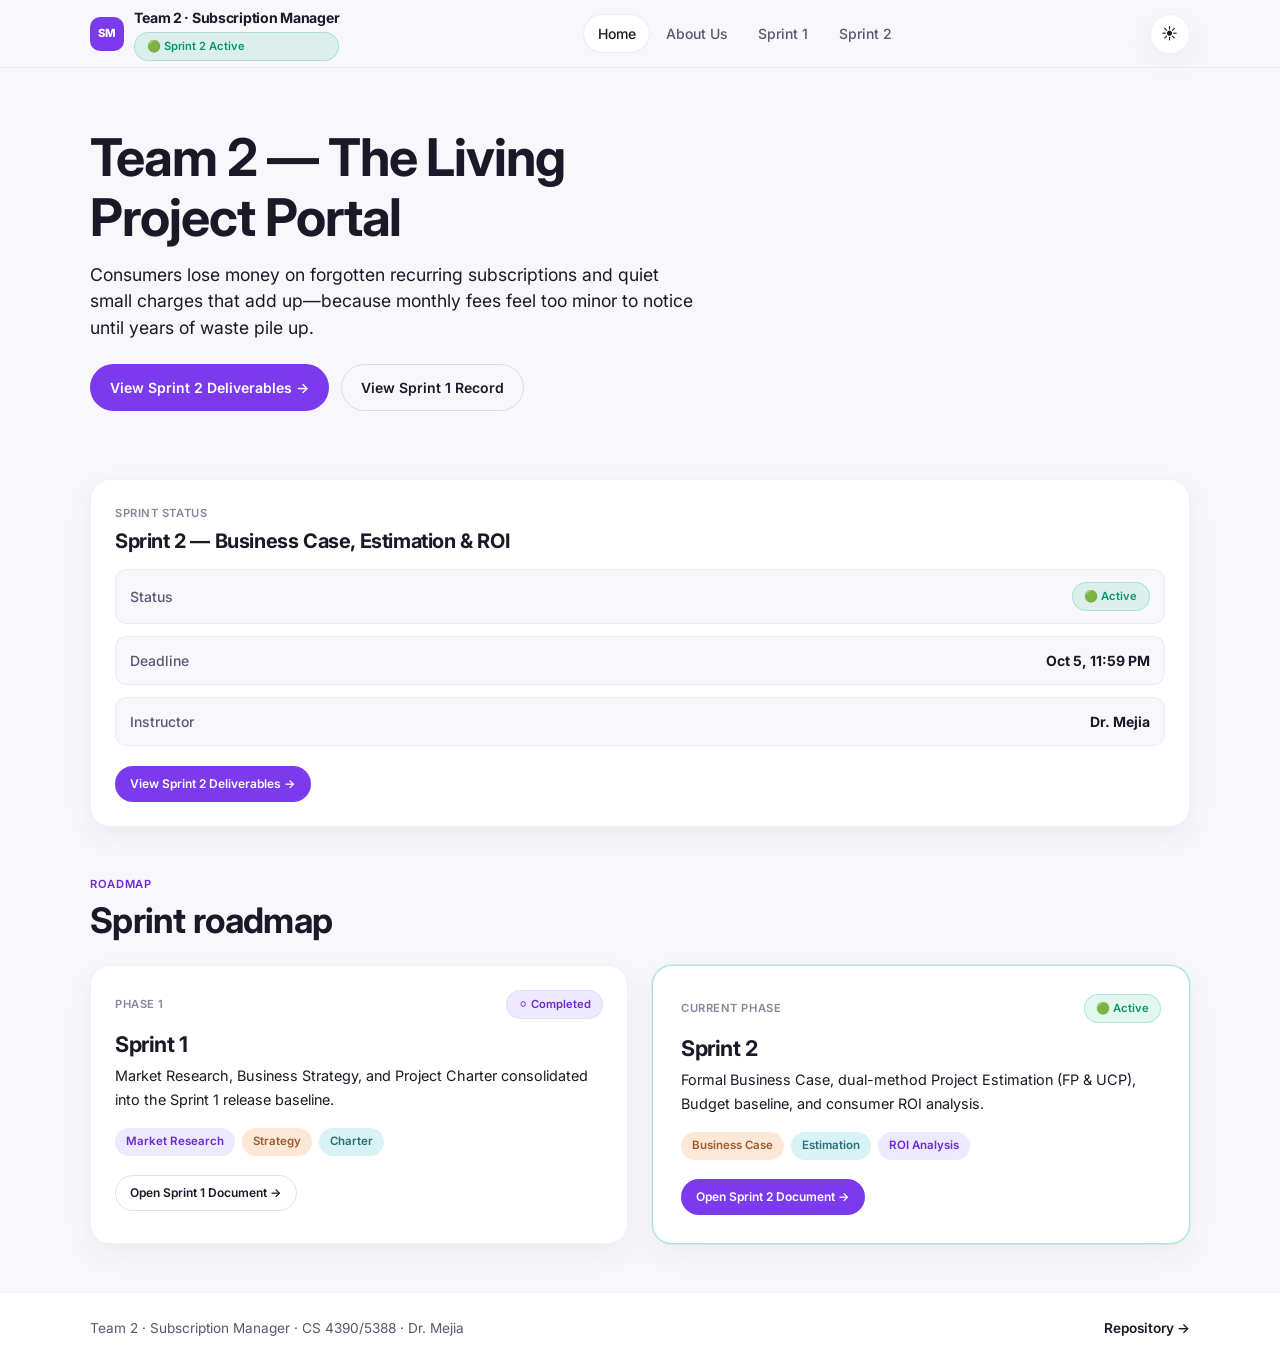
<file: index.html>
<!DOCTYPE html>
<html lang="en">
<head>
  <meta charset="UTF-8" />
  <meta name="viewport" content="width=device-width, initial-scale=1.0" />
  <title>Team 2 · Subscription Manager — Living Project Portal</title>
  <meta name="description" content="Team 2 Living Project Portal for Subscription Manager (SubEase) — CS 4390/5388." />
  <script>
    (function () {
      try {
        var t = localStorage.getItem("subease-portal-theme");
        if (t !== "light" && t !== "dark") {
          t = window.matchMedia("(prefers-color-scheme: dark)").matches ? "dark" : "light";
        }
        document.documentElement.setAttribute("data-theme", t);
      } catch (e) {
        document.documentElement.setAttribute("data-theme", "light");
      }
    })();
  </script>
  <link rel="preconnect" href="https://fonts.googleapis.com" />
  <link rel="preconnect" href="https://fonts.gstatic.com" crossorigin />
  <link href="https://fonts.googleapis.com/css2?family=Inter:wght@400;500;600;700;800&display=swap" rel="stylesheet" />
  <link rel="stylesheet" href="assets/css/style.css" />
  <style>
    /* Estilos para soportar múltiples tarjetas de sprints en el roadmap */
    .roadmap-grid {
      display: grid;
      grid-template-columns: repeat(auto-fit, minmax(280px, 1fr));
      gap: 1.5rem;
      margin-top: 1.5rem;
    }
  </style>
</head>
<body>
  <header class="site-header">
    <div class="container site-header__inner">
      <a class="brand" href="index.html">
        <span class="brand__mark" aria-hidden="true">SM</span>
        <span class="brand__text">
          <span class="brand__name">Team 2 · Subscription Manager</span>
          <span class="pill">🟢 Sprint 2 Active</span>
        </span>
      </a>
      <button type="button" class="nav-toggle" id="nav-toggle" aria-expanded="false" aria-controls="site-nav" aria-label="Open menu">
        <span class="nav-toggle__bars" aria-hidden="true"><span></span><span></span><span></span></span>
      </button>
      <nav class="site-nav" id="site-nav" aria-label="Primary">
        <a href="index.html" class="active">Home</a>
        <a href="about.html">About Us</a>
        <a href="sprint1.html">Sprint 1</a>
        <a href="sprint2.html">Sprint 2</a>
      </nav>
      <div class="header-actions">
        <button type="button" class="theme-toggle" id="theme-toggle" aria-label="Switch to dark mode">
          <span data-icon="sun" aria-hidden="true">☀️</span>
          <span data-icon="moon" aria-hidden="true">🌙</span>
        </button>
      </div>
    </div>
  </header>

  <main>
    <section class="hero container">
      <p class="hero__eyebrow"></p>
      <h1 class="hero__title">Team 2 — The Living Project Portal</h1>
      <p class="hero__lede">
        Consumers lose money on forgotten recurring subscriptions and quiet small charges that add up—because monthly fees feel too minor to notice until years of waste pile up.
      </p>
      <div class="hero__actions">
        <a class="btn btn--primary" href="sprint2.html">View Sprint 2 Deliverables →</a>
        <a class="btn btn--ghost" href="sprint1.html">View Sprint 1 Record</a>
      </div>
    </section>

    <!-- Sprint Status Dashboard -->
    <section class="section container" aria-labelledby="dash-title">
      <div class="card-grid">
        <article class="card">
          <p class="card__label">Sprint status</p>
          <h3 class="card__title">Sprint 2 — Business Case, Estimation &amp; ROI</h3>
          <div class="status-list">
            <div class="status-row">
              <span>Status</span>
              <span class="pill">🟢 Active</span>
            </div>
            <div class="status-row">
              <span>Deadline</span>
              <strong>Oct 5, 11:59 PM</strong>
            </div>
            <div class="status-row">
              <span>Instructor</span>
              <strong>Dr. Mejia</strong>
            </div>
          </div>
          <a class="btn btn--primary btn--sm" href="sprint2.html">View Sprint 2 Deliverables →</a>
        </article>
      </div>
    </section>

    <!-- Sprint Roadmap -->
    <section class="section container" style="padding-top: 0;" aria-labelledby="roadmap-title">
      <p class="section__eyebrow">Roadmap</p>
      <h2 class="section__title" id="roadmap-title">Sprint roadmap</h2>

      <div class="roadmap-grid">
        <!-- Sprint 1: Completed -->
        <article class="card roadmap-card">
          <div class="roadmap-card__top">
            <span class="card__label" style="margin:0;">Phase 1</span>
            <span class="pill pill--muted">⚪ Completed</span>
          </div>
          <h3>Sprint 1</h3>
          <p class="card__body">
            Market Research, Business Strategy, and Project Charter consolidated into the Sprint 1 release baseline.
          </p>
          <div class="tags" style="margin-top:1rem;">
            <span class="tag tag--lilac">Market Research</span>
            <span class="tag tag--peach">Strategy</span>
            <span class="tag tag--cyan">Charter</span>
          </div>
          <a class="btn btn--ghost btn--sm" href="sprint1.html" style="margin-top:1.15rem;">Open Sprint 1 Document →</a>
        </article>

        <!-- Sprint 2: Active -->
        <article class="card roadmap-card is-active roadmap-card--featured">
          <div class="roadmap-card__top">
            <span class="card__label" style="margin:0;">Current phase</span>
            <span class="pill">🟢 Active</span>
          </div>
          <h3>Sprint 2</h3>
          <p class="card__body">
            Formal Business Case, dual-method Project Estimation (FP &amp; UCP), Budget baseline, and consumer ROI analysis.
          </p>
          <div class="tags" style="margin-top:1rem;">
            <span class="tag tag--peach">Business Case</span>
            <span class="tag tag--cyan">Estimation</span>
            <span class="tag tag--lilac">ROI Analysis</span>
          </div>
          <a class="btn btn--primary btn--sm" href="sprint2.html" style="margin-top:1.15rem;">Open Sprint 2 Document →</a>
        </article>
      </div>
    </section>
  </main>

  <footer class="site-footer">
    <div class="container site-footer__inner">
      <span>Team 2 · Subscription Manager · CS 4390/5388 · Dr. Mejia</span>
      <a href="https://github.com/pamelaherrerade/subscription-manager" target="_blank" rel="noopener noreferrer">Repository →</a>
    </div>
  </footer>
  <script src="assets/js/main.js"></script>
</body>
</html>
</file>
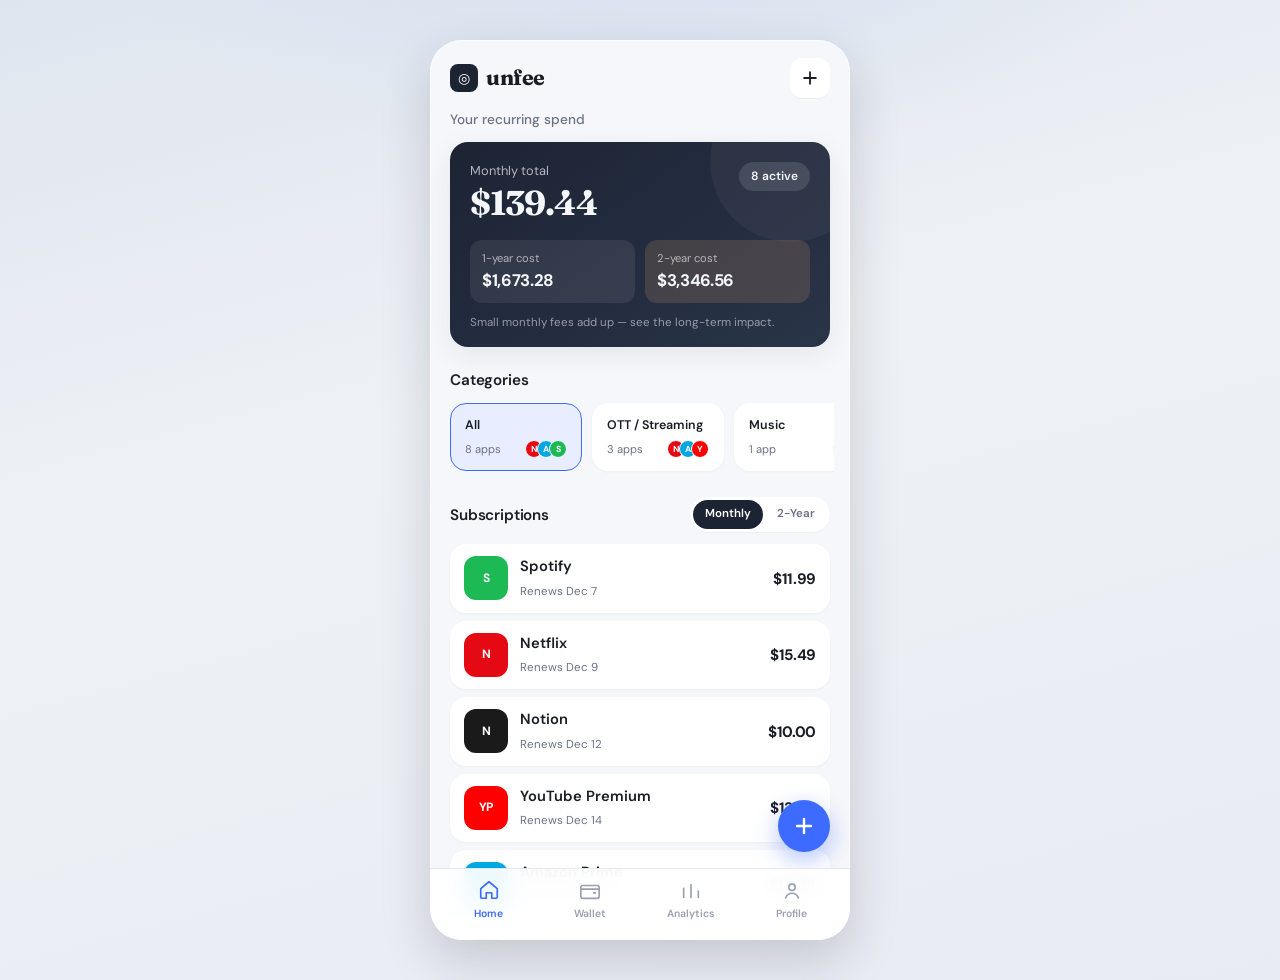
<file: app/index.html>
<!DOCTYPE html>
<html lang="en">
<head>
  <meta charset="UTF-8" />
  <meta name="viewport" content="width=device-width, initial-scale=1.0" />
  <title>unfee — Subscription Manager</title>
  <link rel="preconnect" href="https://fonts.googleapis.com" />
  <link rel="preconnect" href="https://fonts.gstatic.com" crossorigin />
  <link href="https://fonts.googleapis.com/css2?family=DM+Sans:ital,opsz,wght@0,9..40,400;0,9..40,500;0,9..40,600;0,9..40,700;1,9..40,400&family=Fraunces:opsz,wght@9..144,600;9..144,700&display=swap" rel="stylesheet" />
  <link rel="stylesheet" href="style.css" />
</head>
<body>
  <div class="app-shell">
    <div class="phone-frame" id="app">
      <!-- Top bar -->
      <header class="topbar">
        <div class="topbar__brand">
          <span class="topbar__logo" aria-hidden="true">◎</span>
          <h1 class="topbar__title">unfee</h1>
        </div>
        <button type="button" class="icon-btn" id="btn-add-header" aria-label="Add subscription">
          <svg width="20" height="20" viewBox="0 0 24 24" fill="none" stroke="currentColor" stroke-width="2.2" stroke-linecap="round">
            <path d="M12 5v14M5 12h14"/>
          </svg>
        </button>
      </header>

      <main class="views">
        <!-- HOME VIEW -->
        <section class="view view--active" id="view-home" data-view="home" aria-label="Home">
          <p class="greeting">Your recurring spend</p>

          <!-- Spending summary -->
          <article class="summary-card" aria-labelledby="summary-heading">
            <div class="summary-card__top">
              <div>
                <p class="summary-card__label" id="summary-heading">Monthly total</p>
                <p class="summary-card__amount" id="monthly-total">$0.00</p>
              </div>
              <div class="summary-card__badge">
                <span id="active-count">0</span> active
              </div>
            </div>
            <div class="summary-card__projections">
              <div class="projection">
                <span class="projection__label">1-year cost</span>
                <span class="projection__value" id="year1-total">$0</span>
              </div>
              <div class="projection projection--warn">
                <span class="projection__label">2-year cost</span>
                <span class="projection__value" id="year2-total">$0</span>
              </div>
            </div>
            <p class="summary-card__hint">Small monthly fees add up — see the long-term impact.</p>
          </article>

          <!-- Categories -->
          <div class="section-head">
            <h2>Categories</h2>
          </div>
          <div class="category-scroll" id="category-list" role="tablist" aria-label="Filter by category"></div>

          <!-- Cost view toggle -->
          <div class="section-head section-head--row">
            <h2>Subscriptions</h2>
            <div class="cost-toggle" role="group" aria-label="Cost display mode">
              <button type="button" class="cost-toggle__btn cost-toggle__btn--active" data-mode="monthly">Monthly</button>
              <button type="button" class="cost-toggle__btn" data-mode="year2">2-Year</button>
            </div>
          </div>

          <ul class="sub-list" id="subscription-list" aria-label="Active subscriptions"></ul>
        </section>

        <!-- WALLET VIEW -->
        <section class="view" id="view-wallet" data-view="wallet" aria-label="Wallet" hidden>
          <p class="greeting">Payment methods</p>
          <article class="wallet-card">
            <div class="wallet-card__chip" aria-hidden="true"></div>
            <p class="wallet-card__label">Primary card</p>
            <p class="wallet-card__number">•••• •••• •••• 4281</p>
            <div class="wallet-card__meta">
              <span>Visa Debit</span>
              <span>Exp 09/28</span>
            </div>
          </article>
          <div class="info-panel">
            <h2>Linked charges</h2>
            <p>Most of your active subscriptions bill this card. Review renewals before they hit.</p>
            <ul class="linked-list" id="linked-charges"></ul>
          </div>
        </section>

        <!-- ANALYTICS VIEW -->
        <section class="view" id="view-analytics" data-view="analytics" aria-label="Analytics" hidden>
          <p class="greeting">Spending insights</p>
          <article class="insight-card">
            <h2>By category</h2>
            <div class="bars" id="analytics-bars"></div>
          </article>
          <article class="insight-card insight-card--leak">
            <h2>Financial leak spotlight</h2>
            <p class="leak-copy" id="leak-copy">Loading…</p>
            <p class="leak-figure" id="leak-figure"></p>
          </article>
        </section>

        <!-- PROFILE VIEW -->
        <section class="view" id="view-profile" data-view="profile" aria-label="Profile" hidden>
          <p class="greeting">Your profile</p>
          <div class="profile-hero">
            <div class="avatar" aria-hidden="true">PH</div>
            <div>
              <h2 class="profile-name">Pamela H.</h2>
              <p class="profile-meta">Tracking since Jan 2026</p>
            </div>
          </div>
          <ul class="profile-stats">
            <li>
              <span class="profile-stats__label">Active</span>
              <span class="profile-stats__value" id="profile-active">0</span>
            </li>
            <li>
              <span class="profile-stats__label">Cancelled</span>
              <span class="profile-stats__value" id="profile-cancelled">0</span>
            </li>
            <li>
              <span class="profile-stats__label">Est. saved / yr</span>
              <span class="profile-stats__value" id="profile-saved">$0</span>
            </li>
          </ul>
          <div class="info-panel">
            <h2>Why unfee?</h2>
            <p>Forgotten $2–$10 fees feel small monthly — over 1–2 years they become real waste. We surface long-term cost and clear cancellation steps so dark patterns don’t win.</p>
          </div>
        </section>
      </main>

      <!-- FAB -->
      <button type="button" class="fab" id="btn-add-fab" aria-label="Add new subscription">
        <svg width="24" height="24" viewBox="0 0 24 24" fill="none" stroke="currentColor" stroke-width="2.4" stroke-linecap="round">
          <path d="M12 5v14M5 12h14"/>
        </svg>
      </button>

      <!-- Bottom nav -->
      <nav class="bottom-nav" aria-label="Main">
        <button type="button" class="nav-item nav-item--active" data-nav="home" aria-current="page">
          <svg width="22" height="22" viewBox="0 0 24 24" fill="none" stroke="currentColor" stroke-width="1.8" stroke-linecap="round" stroke-linejoin="round"><path d="M3 10.5 12 3l9 7.5V20a1 1 0 0 1-1 1h-5v-6H9v6H4a1 1 0 0 1-1-1v-9.5z"/></svg>
          <span>Home</span>
        </button>
        <button type="button" class="nav-item" data-nav="wallet">
          <svg width="22" height="22" viewBox="0 0 24 24" fill="none" stroke="currentColor" stroke-width="1.8" stroke-linecap="round" stroke-linejoin="round"><rect x="2" y="6" width="20" height="14" rx="2"/><path d="M2 10h20M16 14h2"/></svg>
          <span>Wallet</span>
        </button>
        <button type="button" class="nav-item" data-nav="analytics">
          <svg width="22" height="22" viewBox="0 0 24 24" fill="none" stroke="currentColor" stroke-width="1.8" stroke-linecap="round" stroke-linejoin="round"><path d="M4 19V9M12 19V5M20 19v-7"/></svg>
          <span>Analytics</span>
        </button>
        <button type="button" class="nav-item" data-nav="profile">
          <svg width="22" height="22" viewBox="0 0 24 24" fill="none" stroke="currentColor" stroke-width="1.8" stroke-linecap="round" stroke-linejoin="round"><circle cx="12" cy="8" r="3.5"/><path d="M5 19.5c1.5-3.5 4-5 7-5s5.5 1.5 7 5"/></svg>
          <span>Profile</span>
        </button>
      </nav>
    </div>
  </div>

  <!-- Detail / Cancellation modal -->
  <div class="modal-backdrop" id="detail-modal" hidden>
    <div class="modal" role="dialog" aria-modal="true" aria-labelledby="modal-title">
      <button type="button" class="modal__close" id="modal-close" aria-label="Close">×</button>
      <div class="modal__header">
        <div class="sub-icon sub-icon--lg" id="modal-icon"></div>
        <div>
          <h2 id="modal-title">Service</h2>
          <p class="modal__category" id="modal-category"></p>
        </div>
      </div>
      <div class="modal__stats">
        <div>
          <span class="modal__stat-label">Monthly</span>
          <span class="modal__stat-value" id="modal-price"></span>
        </div>
        <div>
          <span class="modal__stat-label">Next renewal</span>
          <span class="modal__stat-value" id="modal-renewal"></span>
        </div>
        <div>
          <span class="modal__stat-label">12-mo spent</span>
          <span class="modal__stat-value modal__stat-value--warn" id="modal-spent"></span>
        </div>
      </div>

      <section class="cancel-guide" aria-labelledby="cancel-guide-title">
        <h3 id="cancel-guide-title">Cancellation Guide</h3>
        <p class="cancel-guide__intro">Clear steps — no dark patterns, no maze of menus.</p>
        <ol class="cancel-guide__steps" id="cancel-steps"></ol>
        <a class="btn btn--primary" id="cancel-link" href="#" target="_blank" rel="noopener noreferrer">Cancel Service</a>
        <button type="button" class="btn btn--ghost" id="btn-mark-cancelled">Mark as Cancelled</button>
      </section>
    </div>
  </div>

  <!-- Add subscription modal -->
  <div class="modal-backdrop" id="add-modal" hidden>
    <div class="modal modal--form" role="dialog" aria-modal="true" aria-labelledby="add-title">
      <button type="button" class="modal__close" id="add-close" aria-label="Close">×</button>
      <h2 id="add-title">Add subscription</h2>
      <form id="add-form" novalidate>
        <label class="field">
          <span>Name</span>
          <input type="text" name="name" required placeholder="e.g. Disney+" maxlength="40" />
        </label>
        <label class="field">
          <span>Category</span>
          <select name="category" required>
            <option value="streaming">OTT / Streaming</option>
            <option value="music">Music</option>
            <option value="productivity">Work / Productivity</option>
            <option value="cloud">Cloud / Storage</option>
            <option value="other">Other</option>
          </select>
        </label>
        <div class="field-row">
          <label class="field">
            <span>Price ($)</span>
            <input type="number" name="price" required min="0.01" step="0.01" placeholder="9.99" />
          </label>
          <label class="field">
            <span>Billing</span>
            <select name="frequency" required>
              <option value="monthly">Monthly</option>
              <option value="yearly">Yearly</option>
              <option value="weekly">Weekly</option>
            </select>
          </label>
        </div>
        <label class="field">
          <span>Next due date</span>
          <input type="date" name="nextDue" required />
        </label>
        <button type="submit" class="btn btn--primary btn--block">Add subscription</button>
      </form>
    </div>
  </div>

  <div class="toast" id="toast" role="status" aria-live="polite" hidden></div>

  <script src="script.js"></script>
</body>
</html>
</file>
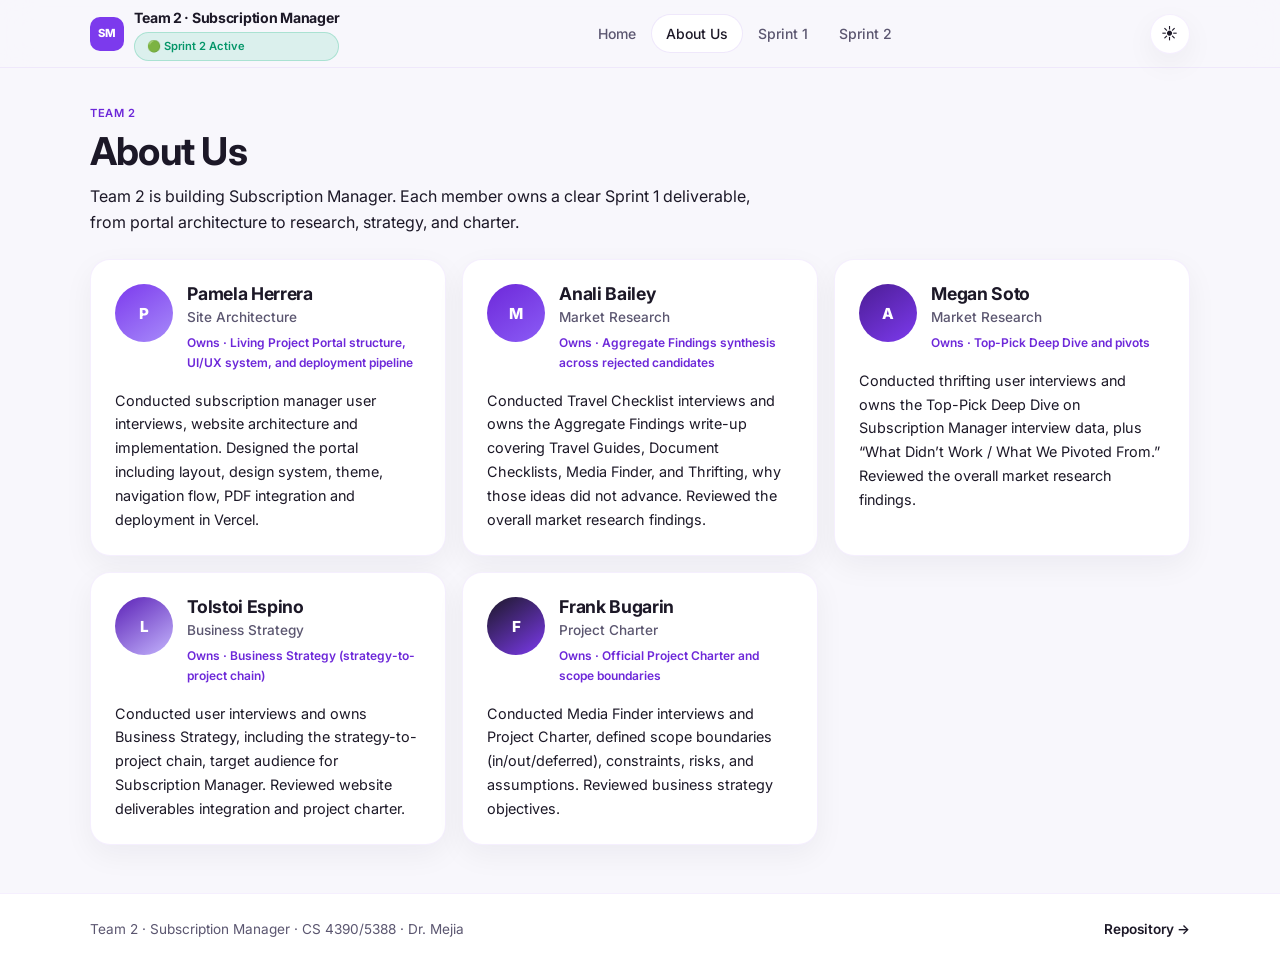
<file: about.html>
<!DOCTYPE html>
<html lang="en">
<head>
  <meta charset="UTF-8" />
  <meta name="viewport" content="width=device-width, initial-scale=1.0" />
  <title>About Us — Team 2 · Subscription Manager</title>
  <script>
    (function () {
      try {
        var t = localStorage.getItem("subease-portal-theme");
        if (t !== "light" && t !== "dark") {
          t = window.matchMedia("(prefers-color-scheme: dark)").matches ? "dark" : "light";
        }
        document.documentElement.setAttribute("data-theme", t);
      } catch (e) {
        document.documentElement.setAttribute("data-theme", "light");
      }
    })();
  </script>
  <link rel="preconnect" href="https://fonts.googleapis.com" />
  <link rel="preconnect" href="https://fonts.gstatic.com" crossorigin />
  <link href="https://fonts.googleapis.com/css2?family=Inter:wght@400;500;600;700;800&display=swap" rel="stylesheet" />
  <link rel="stylesheet" href="assets/css/style.css" />
</head>
<body>
  <header class="site-header">
    <div class="container site-header__inner">
      <a class="brand" href="index.html">
        <span class="brand__mark" aria-hidden="true">SM</span>
        <span class="brand__text">
          <span class="brand__name">Team 2 · Subscription Manager</span>
          <span class="pill">🟢 Sprint 2 Active</span>
        </span>
      </a>
      <button type="button" class="nav-toggle" id="nav-toggle" aria-expanded="false" aria-controls="site-nav" aria-label="Open menu">
        <span class="nav-toggle__bars" aria-hidden="true"><span></span><span></span><span></span></span>
      </button>
      <nav class="site-nav" id="site-nav" aria-label="Primary">
        <a href="index.html">Home</a>
        <a href="about.html">About Us</a>
        <a href="sprint1.html">Sprint 1</a>
        <a href="sprint2.html" class="active">Sprint 2</a>
      </nav>
      <div class="header-actions">
        <button type="button" class="theme-toggle" id="theme-toggle" aria-label="Switch to dark mode">
          <span data-icon="sun" aria-hidden="true">☀️</span>
          <span data-icon="moon" aria-hidden="true">🌙</span>
        </button>
      </div>
    </div>
  </header>

  <main>
    <section class="page-hero container">
      <p class="section__eyebrow">Team 2</p>
      <h1>About Us</h1>
      <p>
        Team 2 is building Subscription Manager. Each member owns a clear Sprint 1 deliverable, from portal architecture to research, strategy, and charter.
      </p>
    </section>

    <section class="section container" style="padding-top: 0.5rem;">
      <div class="team-grid">
        <article class="card team-card">
          <div class="team-card__header">
            <div class="avatar avatar--1" aria-hidden="true">P</div>
            <div>
              <h2 class="team-card__name">Pamela Herrera</h2>
              <p class="team-card__role">Site Architecture</p>
              <p class="team-card__owns">Owns · Living Project Portal structure, UI/UX system, and deployment pipeline</p>
            </div>
          </div>
          <p class="team-card__bio">
            Conducted subscription manager user interviews, website architecture and implementation. Designed the portal including layout, design system, theme, navigation flow, PDF integration and deployment in Vercel. 
          </p>
        </article>

        <article class="card team-card">
          <div class="team-card__header">
            <div class="avatar avatar--2" aria-hidden="true">M</div>
            <div>
              <h2 class="team-card__name">Anali Bailey</h2>
              <p class="team-card__role">Market Research</p>
              <p class="team-card__owns">Owns · Aggregate Findings synthesis across rejected candidates</p>
            </div>
          </div>
          <p class="team-card__bio">
            Conducted Travel Checklist interviews and owns the Aggregate Findings write-up covering Travel Guides, Document Checklists, Media Finder, and Thrifting, why those ideas did not advance. Reviewed the overall market research findings. 
          </p>
        </article>

        <article class="card team-card">
          <div class="team-card__header">
            <div class="avatar avatar--3" aria-hidden="true">A</div>
            <div>
              <h2 class="team-card__name">Megan Soto</h2>
              <p class="team-card__role">Market Research</p>
              <p class="team-card__owns">Owns · Top-Pick Deep Dive and pivots</p>
            </div>
          </div>
          <p class="team-card__bio">
            Conducted thrifting user interviews and owns the Top-Pick Deep Dive on Subscription Manager interview data, plus “What Didn’t Work / What We Pivoted From.” Reviewed the overall market research findings.
          </p>
        </article>

        <article class="card team-card">
          <div class="team-card__header">
            <div class="avatar avatar--4" aria-hidden="true">L</div>
            <div>
              <h2 class="team-card__name">Tolstoi Espino</h2>
              <p class="team-card__role">Business Strategy</p>
              <p class="team-card__owns">Owns · Business Strategy (strategy-to-project chain)</p>
            </div>
          </div>
          <p class="team-card__bio">
            Conducted user interviews and owns Business Strategy, including the strategy-to-project chain, target audience for Subscription Manager. Reviewed website deliverables integration and project charter.
          </p>
        </article>

        <article class="card team-card">
          <div class="team-card__header">
            <div class="avatar avatar--5" aria-hidden="true">F</div>
            <div>
              <h2 class="team-card__name">Frank Bugarin</h2>
              <p class="team-card__role">Project Charter</p>
              <p class="team-card__owns">Owns · Official Project Charter and scope boundaries</p>
            </div>
          </div>
          <p class="team-card__bio">
            Conducted Media Finder interviews and Project Charter, defined scope boundaries (in/out/deferred), constraints, risks, and assumptions. Reviewed business strategy objectives. 
          </p>
        </article>
      </div>
    </section>
  </main>

  <footer class="site-footer">
    <div class="container site-footer__inner">
      <span>Team 2 · Subscription Manager · CS 4390/5388 · Dr. Mejia</span>
      <a href="https://github.com/pamelaherrerade/subscription-manager/" target="_blank" rel="noopener noreferrer">Repository →</a>
    </div>
  </footer>
  <script src="assets/js/main.js"></script>
</body>
</html>
</file>
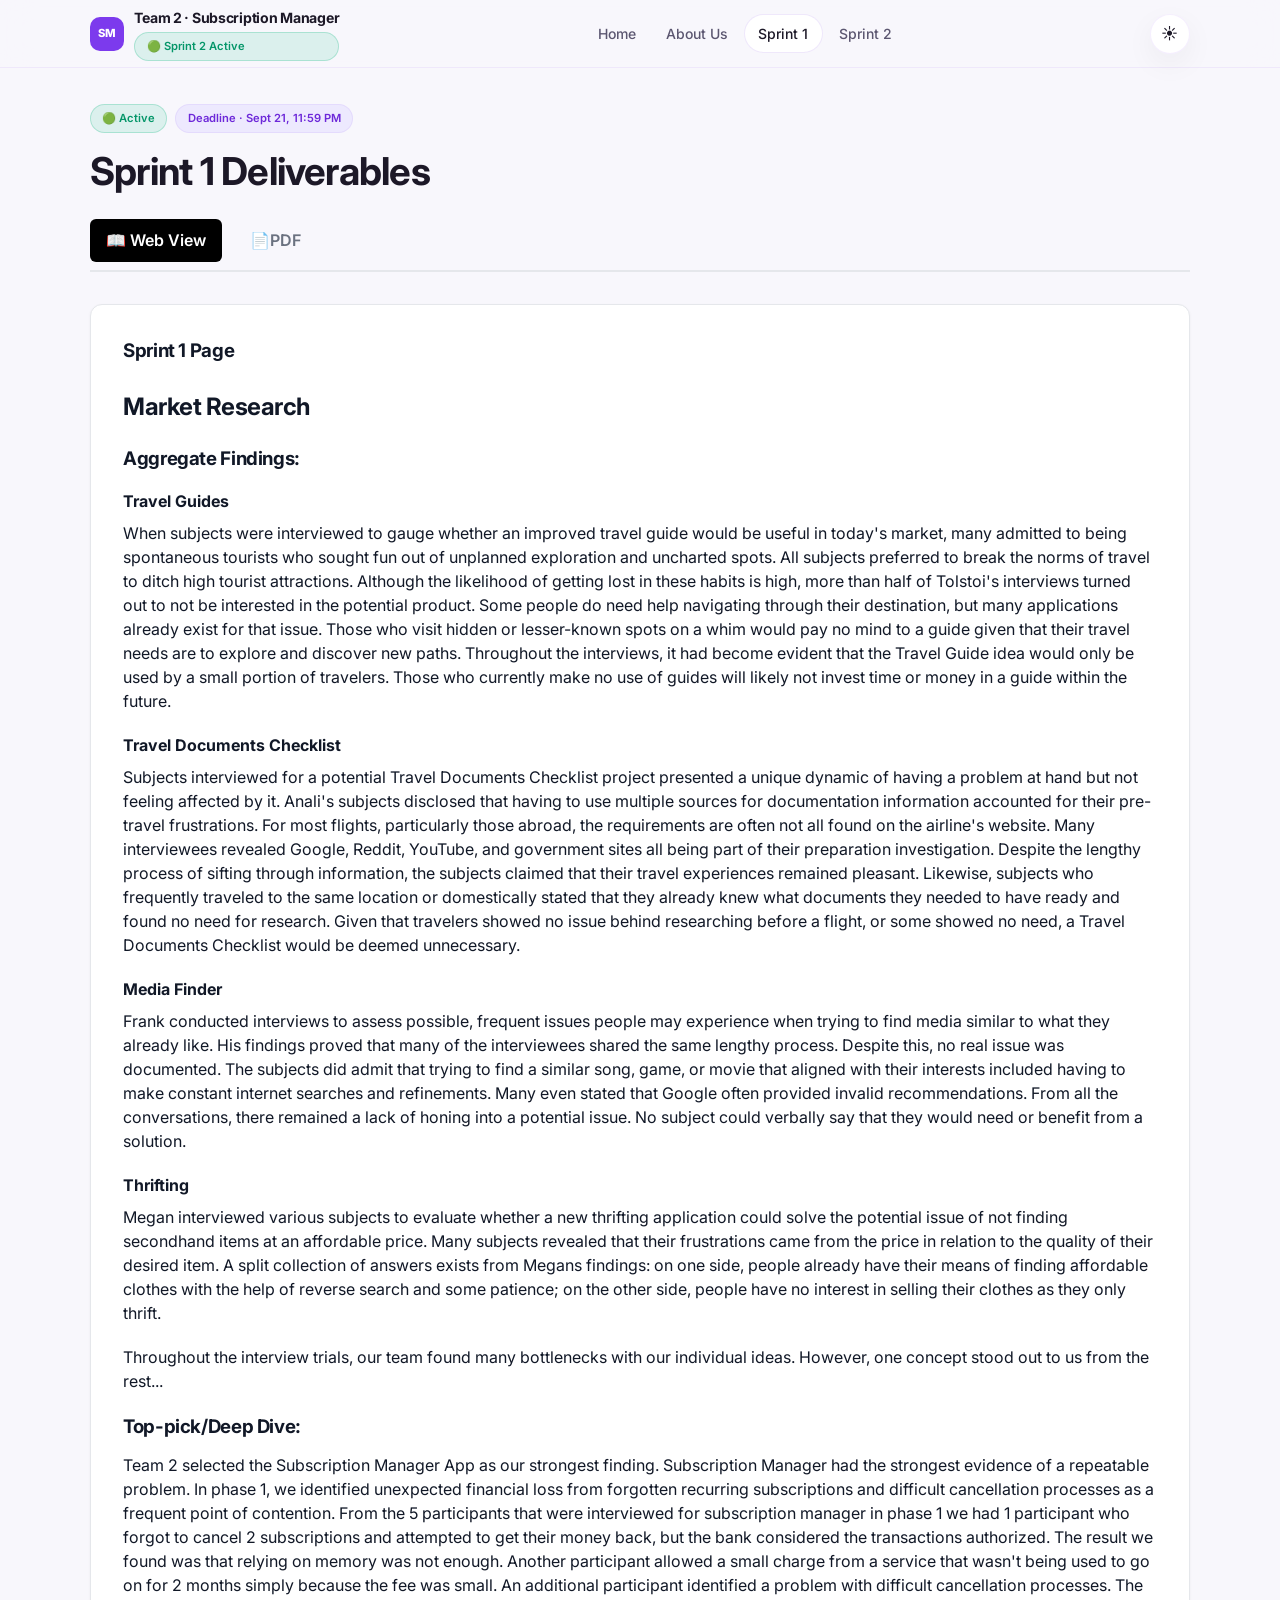
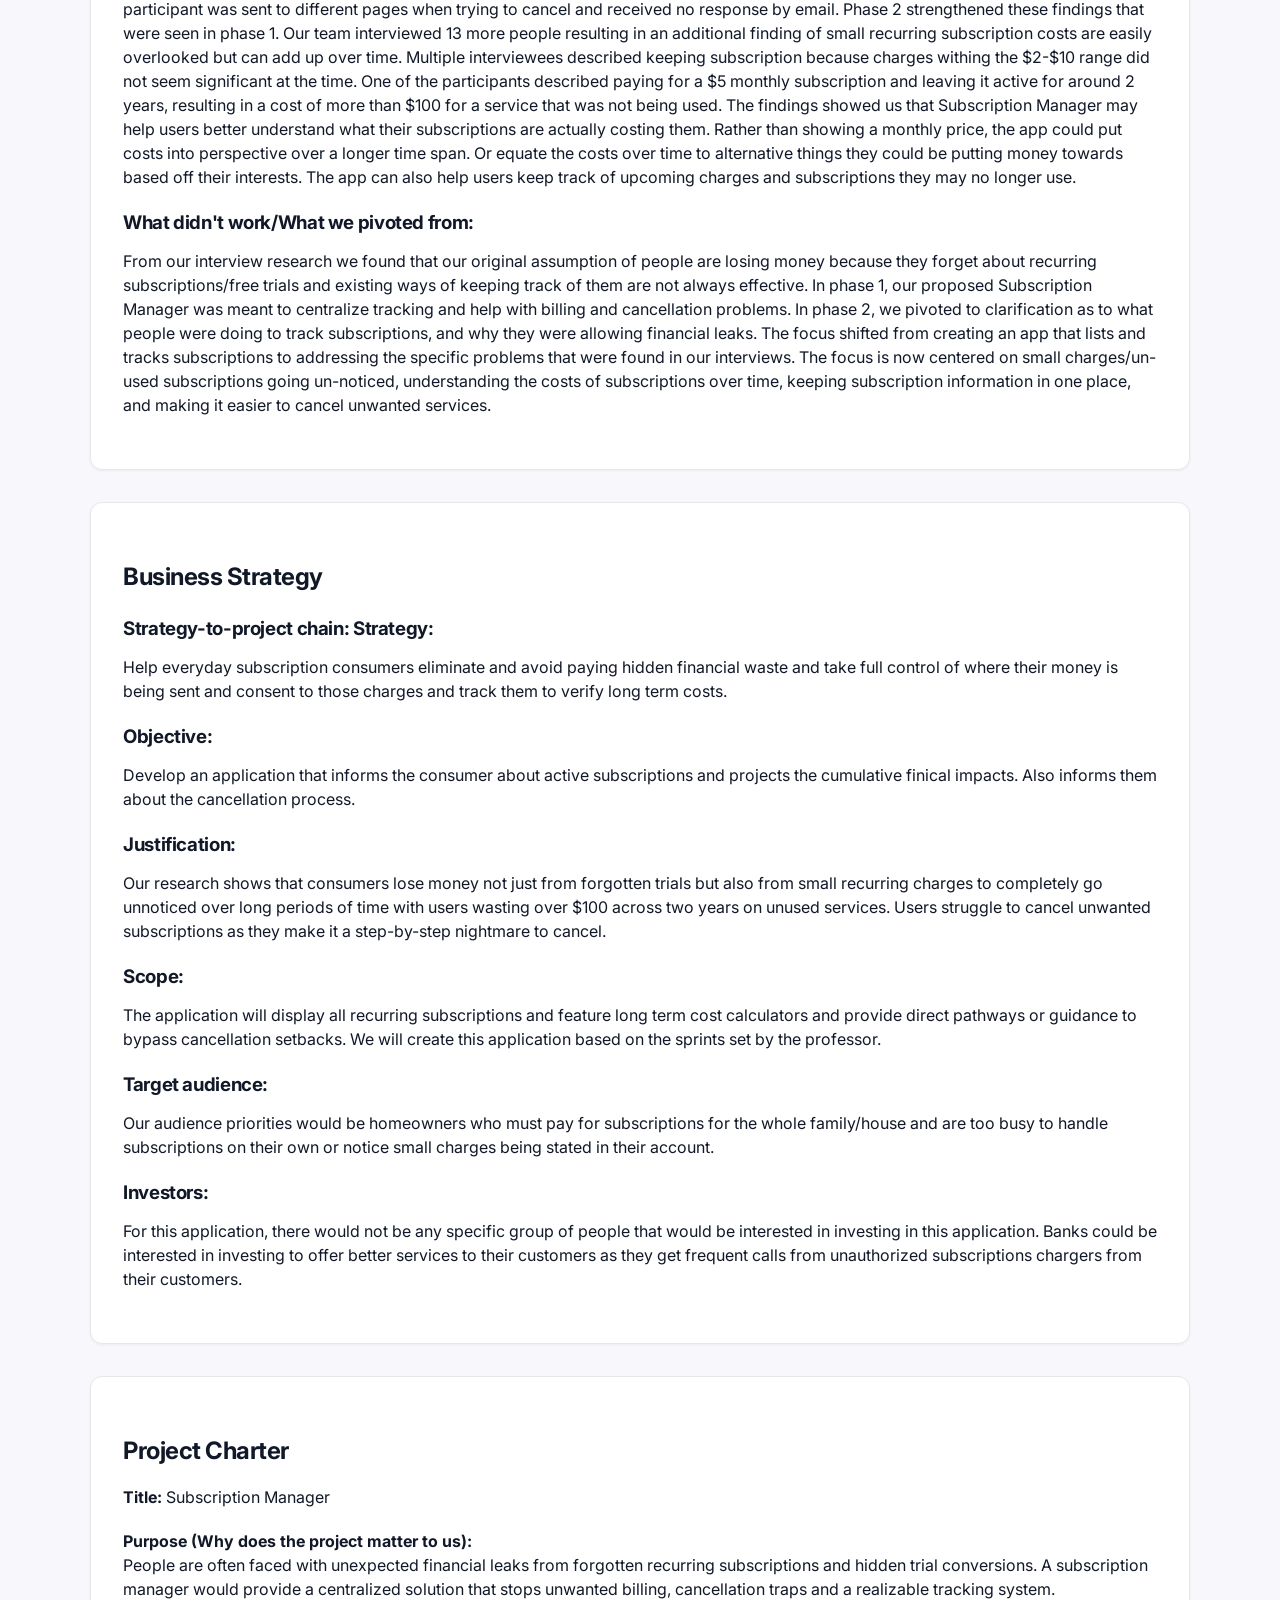
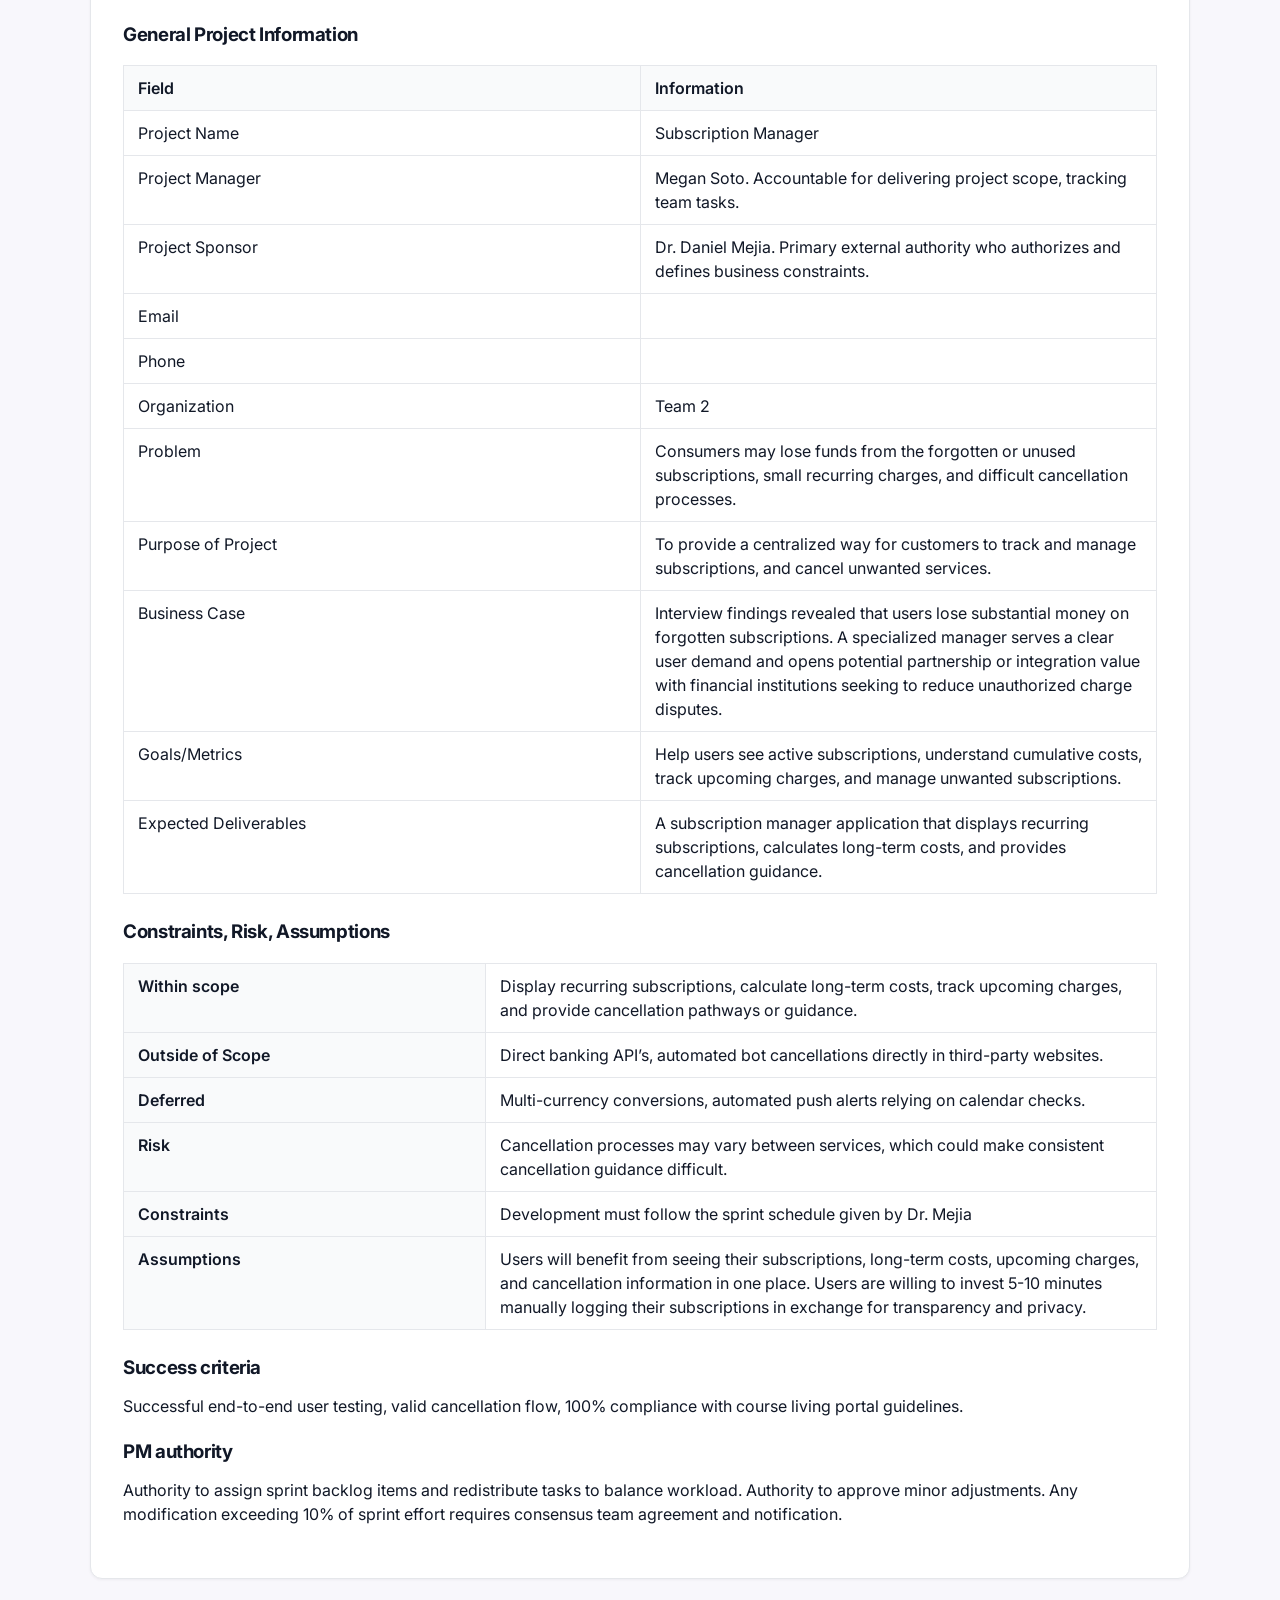
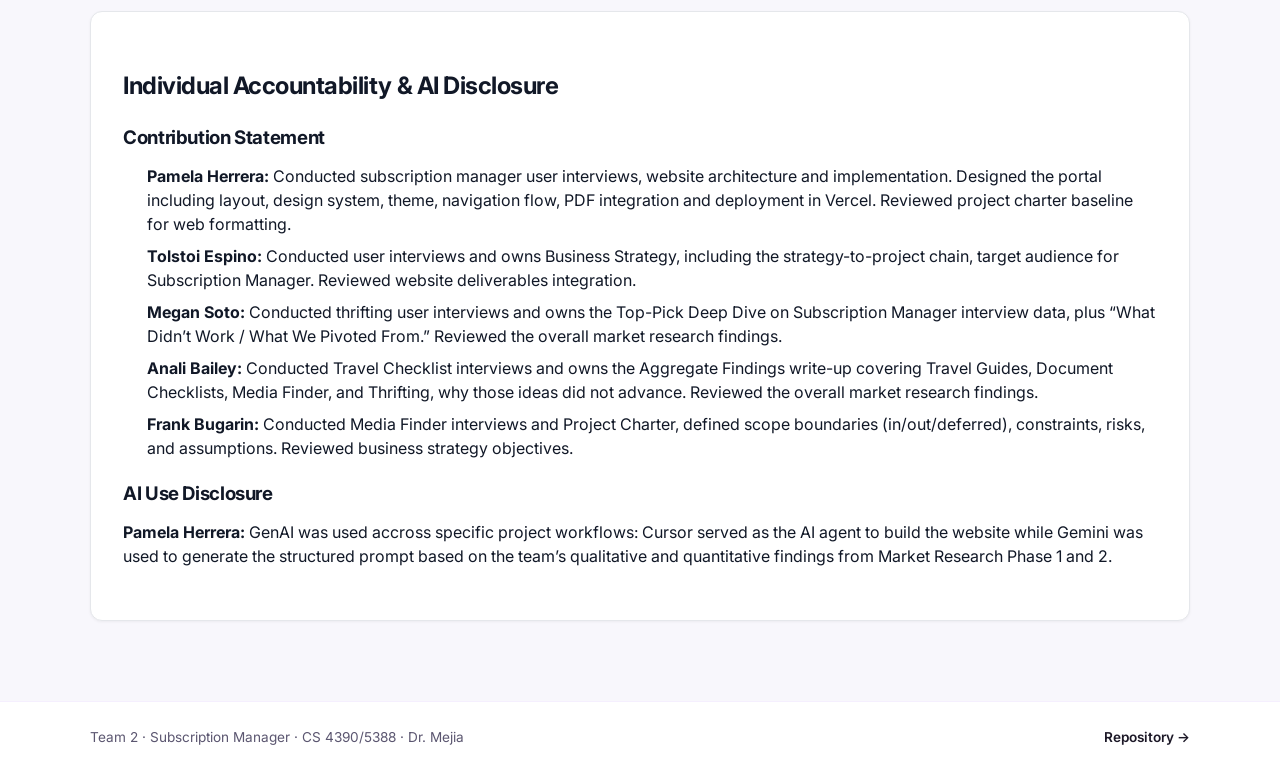
<file: sprint1.html>
<!DOCTYPE html>
<html lang="en">
<head>
  <meta charset="UTF-8" />
  <meta name="viewport" content="width=device-width, initial-scale=1.0" />
  <title>Sprint 1 Deliverables — Team 2 · Subscription Manager</title>
  <script>
    (function () {
      try {
        var t = localStorage.getItem("subease-portal-theme");
        if (t !== "light" && t !== "dark") {
          t = window.matchMedia("(prefers-color-scheme: dark)").matches ? "dark" : "light";
        }
        document.documentElement.setAttribute("data-theme", t);
      } catch (e) {
        document.documentElement.setAttribute("data-theme", "light");
      }
    })();
  </script>
  <link rel="preconnect" href="https://fonts.googleapis.com" />
  <link rel="preconnect" href="https://fonts.gstatic.com" crossorigin />
  <link href="https://fonts.googleapis.com/css2?family=Inter:wght@400;500;600;700;800&display=swap" rel="stylesheet" />
  <link rel="stylesheet" href="assets/css/style.css" />
  <style>
    /* Estilos del sistema de pestañas y tipografía */
    .tab-nav {
      display: flex;
      gap: 12px;
      margin-bottom: 2rem;
      border-bottom: 2px solid var(--border-color, #e5e7eb);
      padding-bottom: 8px;
    }
    .tab-btn {
      background: none;
      border: none;
      font-size: 1rem;
      font-weight: 600;
      padding: 8px 16px;
      cursor: pointer;
      color: var(--text-muted, #6b7280);
      border-radius: 6px;
      transition: all 0.2s ease;
    }
    .tab-btn.active {
      background-color: var(--primary-bg, #000);
      color: var(--primary-text, #fff);
    }
    .tab-pane {
      display: none;
    }
    .tab-pane.active {
      display: block;
    }

    .content-card {
      background: #ffffff !important;
      color: #111827 !important; /* Texto negro */
      border: 1px solid #e5e7eb !important;
      border-radius: 12px;
      padding: 2rem;
      margin-bottom: 2rem;
      box-shadow: 0 1px 3px rgba(0,0,0,0.05);
      line-height: 1.5;
    }

    .content-card h1,
    .content-card h2,
    .content-card h3,
    .content-card h4,
    .content-card p,
    .content-card span,
    .content-card strong,
    .content-card li {
      color: #111827 !important;
      line-height: 1.5;
    }

    .content-card p {
      margin-bottom: 1.25rem;
    }
    .content-card h1 {
      margin-bottom: 1.5rem;
    }
    .content-card h2 {
      margin-top: 1.5rem;
      margin-bottom: 1rem;
    }
    .content-card h3 {
      margin-top: 1.25rem;
      margin-bottom: 0.75rem;
    }
    .content-card h4 {
      margin-top: 1rem;
      margin-bottom: 0.5rem;
    }
    .content-card ul {
      margin-bottom: 1.25rem;
      padding-left: 1.5rem;
    }
    .content-card li {
      margin-bottom: 0.5rem;
    }
    .charter-table {
      width: 100%;
      border-collapse: collapse;
      margin-top: 1rem;
      margin-bottom: 1.5rem;
      line-height: 1.5;
    }
    .charter-table th, 
    .charter-table td {
      border: 1px solid #e5e7eb !important;
      padding: 10px 14px;
      text-align: left;
      vertical-align: top;
      color: #111827 !important;
      background-color: #ffffff !important;
    }
    .charter-table th {
      background-color: #f9fafb !important;
      width: 35%;
      font-weight: 600;
    }
  </style>
</head>
<body>
  <!-- Actualiza el badge de la marca y la barra de navegación -->
  <header class="site-header">
    <div class="container site-header__inner">
      <a class="brand" href="index.html">
        <span class="brand__mark" aria-hidden="true">SM</span>
        <span class="brand__text">
          <span class="brand__name">Team 2 · Subscription Manager</span>
          <span class="pill">🟢 Sprint 2 Active</span>
        </span>
      </a>
      <button type="button" class="nav-toggle" id="nav-toggle" aria-expanded="false" aria-controls="site-nav" aria-label="Open menu">
        <span class="nav-toggle__bars" aria-hidden="true"><span></span><span></span><span></span></span>
      </button>
      <nav class="site-nav" id="site-nav" aria-label="Primary">
        <a href="index.html">Home</a>
        <a href="about.html">About Us</a>
        <a href="sprint1.html">Sprint 1</a>
        <a href="sprint2.html" class="active">Sprint 2</a>
      </nav>
      <div class="header-actions">
        <button type="button" class="theme-toggle" id="theme-toggle" aria-label="Switch to dark mode">
          <span data-icon="sun" aria-hidden="true">☀️</span>
          <span data-icon="moon" aria-hidden="true">🌙</span>
        </button>
      </div>
    </div>
  </header>

  <main>
    <section class="page-hero container">
      <div class="doc-meta">
        <span class="pill">🟢 Active</span>
        <span class="pill pill--muted">Deadline · Sept 21, 11:59 PM</span>
      </div>
      <h1>Sprint 1 Deliverables</h1>
    </section>

    <section class="section container" style="padding-top: 0;">
      <div class="tab-nav">
        <button type="button" class="tab-btn active" onclick="switchTab('web-view', this)">📖 Web View</button>
        <button type="button" class="tab-btn" onclick="switchTab('pdf-view', this)">📄PDF</button>
      </div>

      <div id="web-view" class="tab-pane active">
        
        <!-- Market Research -->
        <article class="content-card">
          <h1>Sprint 1 Page</h1>
          <h2>Market Research</h2>
          
          <h3>Aggregate Findings:</h3>

          <h4>Travel Guides</h4>
          <p>When subjects were interviewed to gauge whether an improved travel guide would be useful in today's market, many admitted to being spontaneous tourists who sought fun out of unplanned exploration and uncharted spots. All subjects preferred to break the norms of travel to ditch high tourist attractions. Although the likelihood of getting lost in these habits is high, more than half of Tolstoi's interviews turned out to not be interested in the potential product. Some people do need help navigating through their destination, but many applications already exist for that issue. Those who visit hidden or lesser-known spots on a whim would pay no mind to a guide given that their travel needs are to explore and discover new paths. Throughout the interviews, it had become evident that the Travel Guide idea would only be used by a small portion of travelers. Those who currently make no use of guides will likely not invest time or money in a guide within the future.</p>

          <h4>Travel Documents Checklist</h4>
          <p>Subjects interviewed for a potential Travel Documents Checklist project presented a unique dynamic of having a problem at hand but not feeling affected by it. Anali's subjects disclosed that having to use multiple sources for documentation information accounted for their pre-travel frustrations. For most flights, particularly those abroad, the requirements are often not all found on the airline's website. Many interviewees revealed Google, Reddit, YouTube, and government sites all being part of their preparation investigation. Despite the lengthy process of sifting through information, the subjects claimed that their travel experiences remained pleasant. Likewise, subjects who frequently traveled to the same location or domestically stated that they already knew what documents they needed to have ready and found no need for research. Given that travelers showed no issue behind researching before a flight, or some showed no need, a Travel Documents Checklist would be deemed unnecessary.</p>

          <h4>Media Finder</h4>
          <p>Frank conducted interviews to assess possible, frequent issues people may experience when trying to find media similar to what they already like. His findings proved that many of the interviewees shared the same lengthy process. Despite this, no real issue was documented. The subjects did admit that trying to find a similar song, game, or movie that aligned with their interests included having to make constant internet searches and refinements. Many even stated that Google often provided invalid recommendations. From all the conversations, there remained a lack of honing into a potential issue. No subject could verbally say that they would need or benefit from a solution.</p>

          <h4>Thrifting</h4>
          <p>Megan interviewed various subjects to evaluate whether a new thrifting application could solve the potential issue of not finding secondhand items at an affordable price. Many subjects revealed that their frustrations came from the price in relation to the quality of their desired item. A split collection of answers exists from Megans findings: on one side, people already have their means of finding affordable clothes with the help of reverse search and some patience; on the other side, people have no interest in selling their clothes as they only thrift.</p>

          <p>Throughout the interview trials, our team found many bottlenecks with our individual ideas. However, one concept stood out to us from the rest...</p>

          <h3>Top-pick/Deep Dive:</h3>
          <p>Team 2 selected the Subscription Manager App as our strongest finding. Subscription Manager had the strongest evidence of a repeatable problem. In phase 1, we identified unexpected financial loss from forgotten recurring subscriptions and difficult cancellation processes as a frequent point of contention. From the 5 participants that were interviewed for subscription manager in phase 1 we had 1 participant who forgot to cancel 2 subscriptions and attempted to get their money back, but the bank considered the transactions authorized. The result we found was that relying on memory was not enough. Another participant allowed a small charge from a service that wasn't being used to go on for 2 months simply because the fee was small. An additional participant identified a problem with difficult cancellation processes. The participant was sent to different pages when trying to cancel and received no response by email. Phase 2 strengthened these findings that were seen in phase 1. Our team interviewed 13 more people resulting in an additional finding of small recurring subscription costs are easily overlooked but can add up over time. Multiple interviewees described keeping subscription because charges withing the $2-$10 range did not seem significant at the time. One of the participants described paying for a $5 monthly subscription and leaving it active for around 2 years, resulting in a cost of more than $100 for a service that was not being used. The findings showed us that Subscription Manager may help users better understand what their subscriptions are actually costing them. Rather than showing a monthly price, the app could put costs into perspective over a longer time span. Or equate the costs over time to alternative things they could be putting money towards based off their interests. The app can also help users keep track of upcoming charges and subscriptions they may no longer use.</p>

          <h3>What didn't work/What we pivoted from:</h3>
          <p>From our interview research we found that our original assumption of people are losing money because they forget about recurring subscriptions/free trials and existing ways of keeping track of them are not always effective. In phase 1, our proposed Subscription Manager was meant to centralize tracking and help with billing and cancellation problems. In phase 2, we pivoted to clarification as to what people were doing to track subscriptions, and why they were allowing financial leaks. The focus shifted from creating an app that lists and tracks subscriptions to addressing the specific problems that were found in our interviews. The focus is now centered on small charges/un-used subscriptions going un-noticed, understanding the costs of subscriptions over time, keeping subscription information in one place, and making it easier to cancel unwanted services.</p>
        </article>

        <!-- Business Strategy -->
        <article class="content-card">
          <h2>Business Strategy</h2>
          <h3>Strategy-to-project chain: Strategy:</h3>
          <p>Help everyday subscription consumers eliminate and avoid paying hidden financial waste and take full control of where their money is being sent and consent to those charges and track them to verify long term costs.</p>

          <h3>Objective:</h3>
          <p>Develop an application that informs the consumer about active subscriptions and projects the cumulative finical impacts. Also informs them about the cancellation process.</p>

          <h3>Justification:</h3>
          <p>Our research shows that consumers lose money not just from forgotten trials but also from small recurring charges to completely go unnoticed over long periods of time with users wasting over $100 across two years on unused services. Users struggle to cancel unwanted subscriptions as they make it a step-by-step nightmare to cancel.</p>

          <h3>Scope:</h3>
          <p>The application will display all recurring subscriptions and feature long term cost calculators and provide direct pathways or guidance to bypass cancellation setbacks. We will create this application based on the sprints set by the professor.</p>

          <h3>Target audience:</h3>
          <p>Our audience priorities would be homeowners who must pay for subscriptions for the whole family/house and are too busy to handle subscriptions on their own or notice small charges being stated in their account.</p>

          <h3>Investors:</h3>
          <p>For this application, there would not be any specific group of people that would be interested in investing in this application. Banks could be interested in investing to offer better services to their customers as they get frequent calls from unauthorized subscriptions chargers from their customers.</p>
        </article>

        <!-- Project Charter -->
        <article class="content-card">
          <h2>Project Charter</h2>
          <p><strong>Title:</strong> Subscription Manager</p>
          <p><strong>Purpose (Why does the project matter to us):</strong><br />
          People are often faced with unexpected financial leaks from forgotten recurring subscriptions and hidden trial conversions. A subscription manager would provide a centralized solution that stops unwanted billing, cancellation traps and a realizable tracking system.</p>

          <h3>General Project Information</h3>
          <table class="charter-table">
            <thead>
              <tr>
                <th>Field</th>
                <th>Information</th>
              </tr>
            </thead>
            <tbody>
              <tr><td>Project Name</td><td>Subscription Manager</td></tr>
              <tr><td>Project Manager</td><td>Megan Soto. Accountable for delivering project scope, tracking team tasks.</td></tr>
              <tr><td>Project Sponsor</td><td>Dr. Daniel Mejia. Primary external authority who authorizes and defines business constraints.</td></tr>
              <tr><td>Email</td><td></td></tr>
              <tr><td>Phone</td><td></td></tr>
              <tr><td>Organization</td><td>Team 2</td></tr>
              <tr><td>Problem</td><td>Consumers may lose funds from the forgotten or unused subscriptions, small recurring charges, and difficult cancellation processes.</td></tr>
              <tr><td>Purpose of Project</td><td>To provide a centralized way for customers to track and manage subscriptions, and cancel unwanted services.</td></tr>
              <tr><td>Business Case</td><td>Interview findings revealed that users lose substantial money on forgotten subscriptions. A specialized manager serves a clear user demand and opens potential partnership or integration value with financial institutions seeking to reduce unauthorized charge disputes.</td></tr>
              <tr><td>Goals/Metrics</td><td>Help users see active subscriptions, understand cumulative costs, track upcoming charges, and manage unwanted subscriptions.</td></tr>
              <tr><td>Expected Deliverables</td><td>A subscription manager application that displays recurring subscriptions, calculates long-term costs, and provides cancellation guidance.</td></tr>
            </tbody>
          </table>

          <h3>Constraints, Risk, Assumptions</h3>
          <table class="charter-table">
            <tbody>
              <tr><th>Within scope</th><td>Display recurring subscriptions, calculate long-term costs, track upcoming charges, and provide cancellation pathways or guidance.</td></tr>
              <tr><th>Outside of Scope</th><td>Direct banking API’s, automated bot cancellations directly in third-party websites.</td></tr>
              <tr><th>Deferred</th><td>Multi-currency conversions, automated push alerts relying on calendar checks.</td></tr>
              <tr><th>Risk</th><td>Cancellation processes may vary between services, which could make consistent cancellation guidance difficult.</td></tr>
              <tr><th>Constraints</th><td>Development must follow the sprint schedule given by Dr. Mejia</td></tr>
              <tr><th>Assumptions</th><td>Users will benefit from seeing their subscriptions, long-term costs, upcoming charges, and cancellation information in one place. Users are willing to invest 5-10 minutes manually logging their subscriptions in exchange for transparency and privacy.</td></tr>
            </tbody>
          </table>

          <h3>Success criteria</h3>
          <p>Successful end-to-end user testing, valid cancellation flow, 100% compliance with course living portal guidelines.</p>

          <h3>PM authority</h3>
          <p>Authority to assign sprint backlog items and redistribute tasks to balance workload. Authority to approve minor adjustments. Any modification exceeding 10% of sprint effort requires consensus team agreement and notification.</p>
        </article>

        <!-- Individual Accountability & AI Disclosure -->
        <article class="content-card">
          <h2>Individual Accountability &amp; AI Disclosure</h2>
          
          <h3>Contribution Statement</h3>
          <ul>
            <li><strong>Pamela Herrera:</strong> Conducted subscription manager user interviews, website architecture and implementation. Designed the portal including layout, design system, theme, navigation flow, PDF integration and deployment in Vercel. Reviewed project charter baseline for web formatting.</li>
            <li><strong>Tolstoi Espino:</strong> Conducted user interviews and owns Business Strategy, including the strategy-to-project chain, target audience for Subscription Manager. Reviewed website deliverables integration.</li>
            <li><strong>Megan Soto:</strong> Conducted thrifting user interviews and owns the Top-Pick Deep Dive on Subscription Manager interview data, plus “What Didn’t Work / What We Pivoted From.” Reviewed the overall market research findings. </li>
            <li><strong>Anali Bailey:</strong> Conducted Travel Checklist interviews and owns the Aggregate Findings write-up covering Travel Guides, Document Checklists, Media Finder, and Thrifting, why those ideas did not advance. Reviewed the overall market research findings. </li>
            <li><strong>Frank Bugarin:</strong> Conducted Media Finder interviews and Project Charter, defined scope boundaries (in/out/deferred), constraints, risks, and assumptions. Reviewed business strategy objectives.</li>
          </ul>

          <h3>AI Use Disclosure</h3>
          <p>
            <strong>Pamela Herrera:</strong> GenAI was used accross specific project workflows: Cursor served as the AI agent to build the website while Gemini was used to generate the structured prompt based on the team’s qualitative and quantitative findings from Market Research Phase 1 and 2.
          </p>
        </article>

      </div>
      <div id="pdf-view" class="tab-pane">
        <div class="pdf-shell">
          <div class="pdf-shell__bar" style="display: flex; justify-content: space-between; align-items: center; margin-bottom: 1rem;">
            <div class="btn-row">
              <a class="btn btn--primary btn--sm" href="assets/docs/Sprint1_VOct5.pdf" download style="background: #000; color: #fff; padding: 8px 16px; border-radius: 6px; text-decoration: none; font-weight: 600;">Download PDF</a>
              <a class="btn btn--ghost btn--sm" href="assets/docs/sprint1-deliverables.pdf" target="_blank" rel="noopener noreferrer" style="border: 1px solid #ccc; padding: 8px 16px; border-radius: 6px; text-decoration: none;">Open in New Tab</a>
            </div>
            <span class="pill pill--muted">Official Stamped Record · Sprint 1</span>
          </div>
          <iframe
            src="assets/docs/Sprint1_VOct5.pdf"
            width="100%"
            height="850"
            style="border: 1px solid var(--border-color, #e5e7eb); border-radius: 12px;"
            title="Sprint 1 deliverables PDF"
          ></iframe>
          <p class="pdf-fallback" style="margin-top: 1rem; font-size: 0.9rem;">
            If the PDF does not display directly in your browser,
            <a href="assets/docs/Sprint1_VOct5.pdf" target="_blank" rel="noopener noreferrer">click here to download or open it in a new window</a>.
          </p>
        </div>
      </div>

    </section>
  </main>

  <footer class="site-footer">
    <div class="container site-footer__inner">
      <span>Team 2 · Subscription Manager · CS 4390/5388 · Dr. Mejia</span>
      <a href="https://github.com/pamelaherrerade/subscription-manager" target="_blank" rel="noopener noreferrer">Repository →</a>
    </div>
  </footer>

  <script src="assets/js/main.js"></script>
  <script>
    function switchTab(tabId, element) {
      document.querySelectorAll('.tab-pane').forEach(function(pane) {
        pane.classList.remove('active');
      });
      document.querySelectorAll('.tab-btn').forEach(function(btn) {
        btn.classList.remove('active');
      });
      document.getElementById(tabId).classList.add('active');
      element.classList.add('active');
    }
  </script>
</body>
</html>
</file>
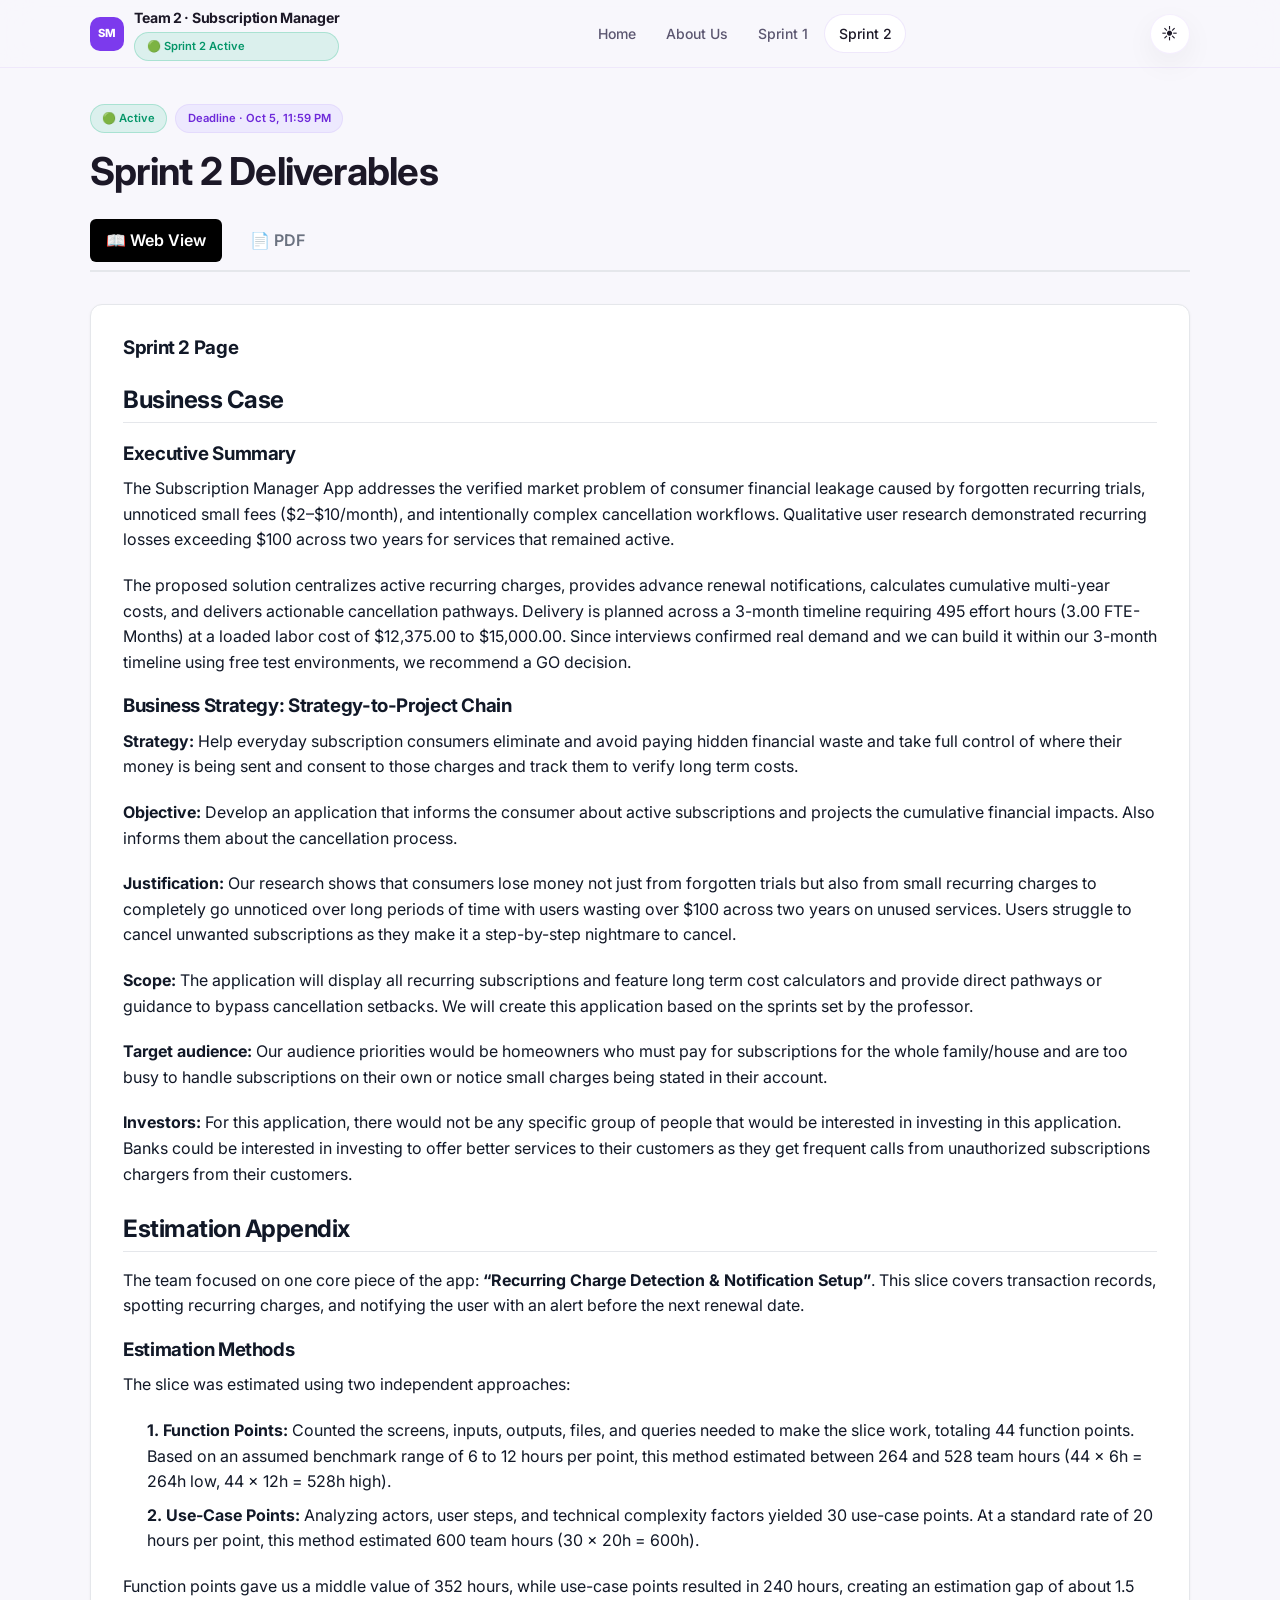
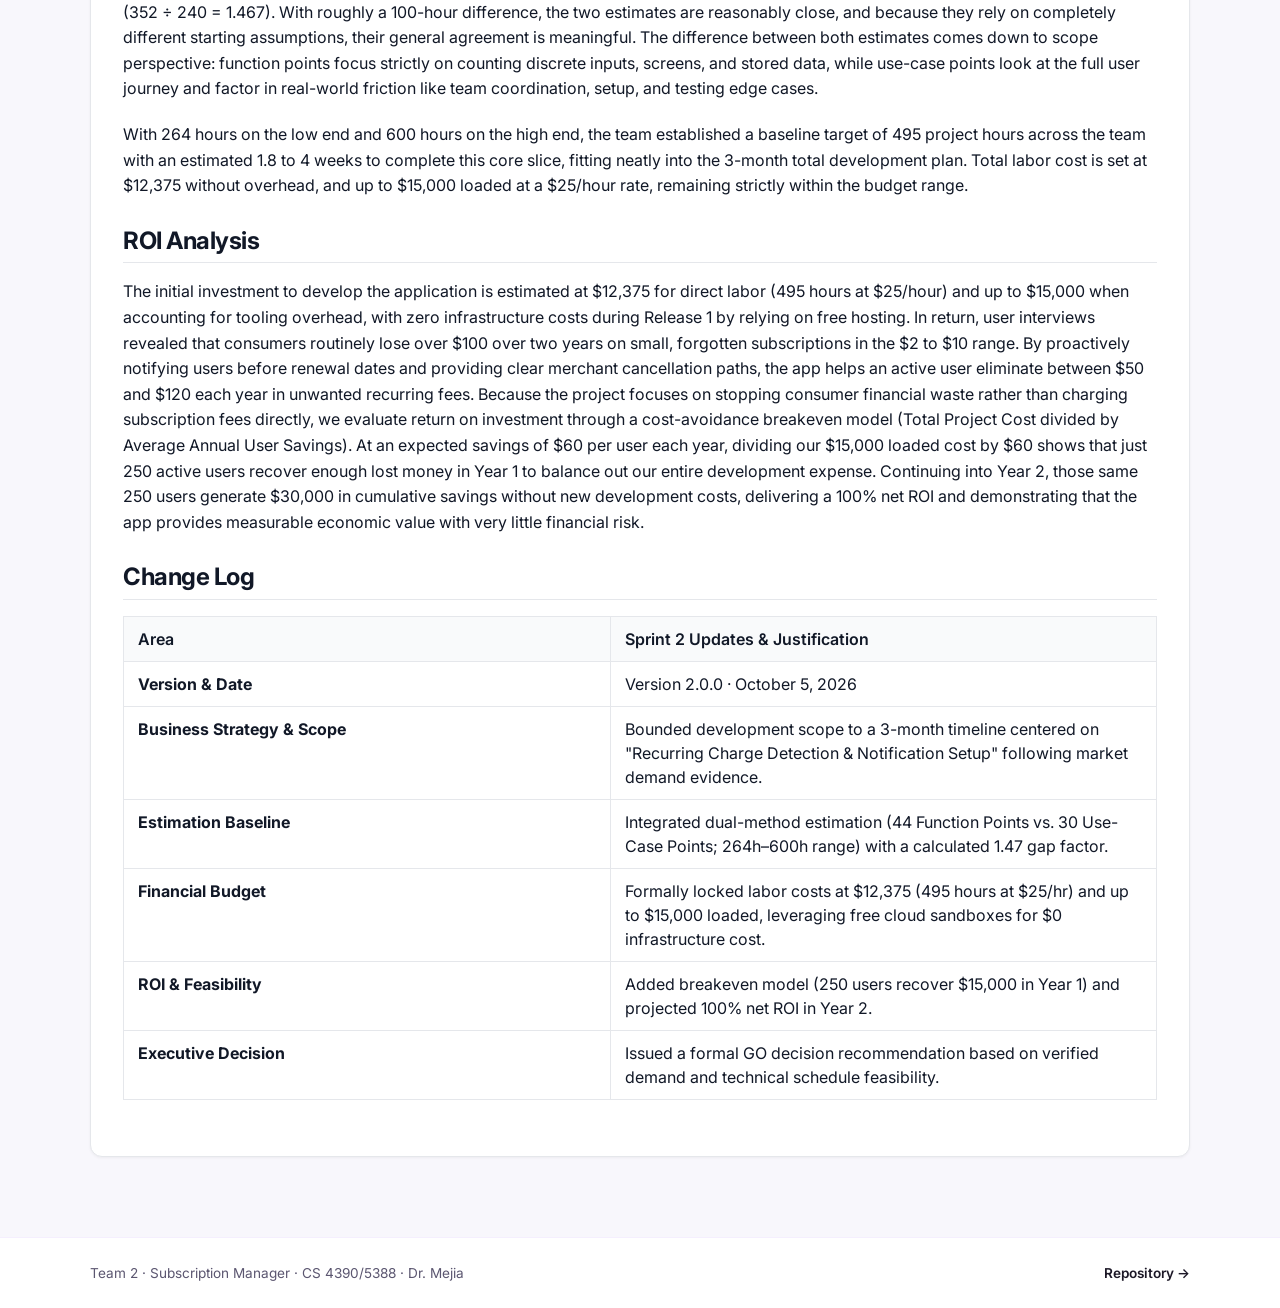
<file: sprint2.html>
<!DOCTYPE html>
<html lang="en">
<head>
  <meta charset="UTF-8" />
  <meta name="viewport" content="width=device-width, initial-scale=1.0" />
  <title>Sprint 2 Deliverables — Team 2 · Subscription Manager</title>
  <script>
    (function () {
      try {
        var t = localStorage.getItem("subease-portal-theme");
        if (t !== "light" && t !== "dark") {
          t = window.matchMedia("(prefers-color-scheme: dark)").matches ? "dark" : "light";
        }
        document.documentElement.setAttribute("data-theme", t);
      } catch (e) {
        document.documentElement.setAttribute("data-theme", "light");
      }
    })();
  </script>
  <link rel="preconnect" href="https://fonts.googleapis.com" />
  <link rel="preconnect" href="https://fonts.gstatic.com" crossorigin />
  <link href="https://fonts.googleapis.com/css2?family=Inter:wght@400;500;600;700;800&display=swap" rel="stylesheet" />
  <link rel="stylesheet" href="assets/css/style.css" />
  <style>
    .tab-nav {
      display: flex;
      gap: 12px;
      margin-bottom: 2rem;
      border-bottom: 2px solid var(--border-color, #e5e7eb);
      padding-bottom: 8px;
    }
    .tab-btn {
      background: none;
      border: none;
      font-size: 1rem;
      font-weight: 600;
      padding: 8px 16px;
      cursor: pointer;
      color: var(--text-muted, #6b7280);
      border-radius: 6px;
      transition: all 0.2s ease;
    }
    .tab-btn.active {
      background-color: var(--primary-bg, #000);
      color: var(--primary-text, #fff);
    }
    .tab-pane {
      display: none;
    }
    .tab-pane.active {
      display: block;
    }
    .content-card {
      background: #ffffff !important;
      color: #111827 !important;
      border: 1px solid #e5e7eb !important;
      border-radius: 12px;
      padding: 2rem;
      margin-bottom: 2rem;
      box-shadow: 0 1px 3px rgba(0,0,0,0.05);
      line-height: 1.6;
    }
    .content-card h1, .content-card h2, .content-card h3, .content-card h4,
    .content-card p, .content-card span, .content-card strong, .content-card li {
      color: #111827 !important;
    }
    .content-card p { margin-bottom: 1.25rem; }
    .content-card h1 { margin-bottom: 1.5rem; }
    .content-card h2 { margin-top: 1.75rem; margin-bottom: 1rem; border-bottom: 1px solid #e5e7eb; padding-bottom: 0.5rem; }
    .content-card h3 { margin-top: 1.25rem; margin-bottom: 0.75rem; }
    .content-card ul { margin-bottom: 1.25rem; padding-left: 1.5rem; }
    .content-card li { margin-bottom: 0.5rem; }
    
    .charter-table {
      width: 100%;
      border-collapse: collapse;
      margin-top: 1rem;
      margin-bottom: 1.5rem;
      line-height: 1.5;
    }
    .charter-table th, 
    .charter-table td {
      border: 1px solid #e5e7eb !important;
      padding: 10px 14px;
      text-align: left;
      vertical-align: top;
      color: #111827 !important;
      background-color: #ffffff !important;
    }
    .charter-table th {
      background-color: #f9fafb !important;
      width: 28%;
      font-weight: 600;
    }
  </style>
</head>
<body>
  <header class="site-header">
    <div class="container site-header__inner">
      <a class="brand" href="index.html">
        <span class="brand__mark" aria-hidden="true">SM</span>
        <span class="brand__text">
          <span class="brand__name">Team 2 · Subscription Manager</span>
          <span class="pill">🟢 Sprint 2 Active</span>
        </span>
      </a>
      <button type="button" class="nav-toggle" id="nav-toggle" aria-expanded="false" aria-controls="site-nav" aria-label="Open menu">
        <span class="nav-toggle__bars" aria-hidden="true"><span></span><span></span><span></span></span>
      </button>
      <nav class="site-nav" id="site-nav" aria-label="Primary">
        <a href="index.html">Home</a>
        <a href="about.html">About Us</a>
        <a href="sprint1.html">Sprint 1</a>
        <a href="sprint2.html" class="active">Sprint 2</a>
      </nav>
      <div class="header-actions">
        <button type="button" class="theme-toggle" id="theme-toggle" aria-label="Switch to dark mode">
          <span data-icon="sun" aria-hidden="true">☀️</span>
          <span data-icon="moon" aria-hidden="true">🌙</span>
        </button>
      </div>
    </div>
  </header>

  <main>
    <section class="page-hero container">
      <div class="doc-meta">
        <span class="pill">🟢 Active</span>
        <span class="pill pill--muted">Deadline · Oct 5, 11:59 PM</span>
      </div>
      <h1>Sprint 2 Deliverables</h1>
    </section>

    <section class="section container" style="padding-top: 0;">
      <div class="tab-nav">
        <button type="button" class="tab-btn active" onclick="switchTab('web-view', this)">📖 Web View</button>
        <button type="button" class="tab-btn" onclick="switchTab('pdf-view', this)">📄 PDF</button>
      </div>

      <div id="web-view" class="tab-pane active">
        <article class="content-card">
          <h1>Sprint 2 Page</h1>

          <!-- 1. Business Case -->
          <h2>Business Case</h2>
          <h3>Executive Summary</h3>
          <p>
            The Subscription Manager App addresses the verified market problem of consumer financial leakage caused by forgotten recurring trials, unnoticed small fees ($2–$10/month), and intentionally complex cancellation workflows. Qualitative user research demonstrated recurring losses exceeding $100 across two years for services that remained active.
          </p>
          <p>
            The proposed solution centralizes active recurring charges, provides advance renewal notifications, calculates cumulative multi-year costs, and delivers actionable cancellation pathways. Delivery is planned across a 3-month timeline requiring 495 effort hours (3.00 FTE-Months) at a loaded labor cost of $12,375.00 to $15,000.00. Since interviews confirmed real demand and we can build it within our 3-month timeline using free test environments, we recommend a GO decision.
          </p>

          <h3>Business Strategy: Strategy-to-Project Chain</h3>
          <p><strong>Strategy:</strong> Help everyday subscription consumers eliminate and avoid paying hidden financial waste and take full control of where their money is being sent and consent to those charges and track them to verify long term costs.</p>
          <p><strong>Objective:</strong> Develop an application that informs the consumer about active subscriptions and projects the cumulative financial impacts. Also informs them about the cancellation process.</p>
          <p><strong>Justification:</strong> Our research shows that consumers lose money not just from forgotten trials but also from small recurring charges to completely go unnoticed over long periods of time with users wasting over $100 across two years on unused services. Users struggle to cancel unwanted subscriptions as they make it a step-by-step nightmare to cancel.</p>
          <p><strong>Scope:</strong> The application will display all recurring subscriptions and feature long term cost calculators and provide direct pathways or guidance to bypass cancellation setbacks. We will create this application based on the sprints set by the professor.</p>
          <p><strong>Target audience:</strong> Our audience priorities would be homeowners who must pay for subscriptions for the whole family/house and are too busy to handle subscriptions on their own or notice small charges being stated in their account.</p>
          <p><strong>Investors:</strong> For this application, there would not be any specific group of people that would be interested in investing in this application. Banks could be interested in investing to offer better services to their customers as they get frequent calls from unauthorized subscriptions chargers from their customers.</p>

          <!-- 2. Estimation Appendix -->
          <h2>Estimation Appendix</h2>
          <p>
            The team focused on one core piece of the app: <strong>“Recurring Charge Detection &amp; Notification Setup”</strong>. This slice covers transaction records, spotting recurring charges, and notifying the user with an alert before the next renewal date.
          </p>
          <h3>Estimation Methods</h3>
          <p>The slice was estimated using two independent approaches:</p>
          <ul>
            <li><strong>1. Function Points:</strong> Counted the screens, inputs, outputs, files, and queries needed to make the slice work, totaling 44 function points. Based on an assumed benchmark range of 6 to 12 hours per point, this method estimated between 264 and 528 team hours (44 × 6h = 264h low, 44 × 12h = 528h high).</li>
            <li><strong>2. Use-Case Points:</strong> Analyzing actors, user steps, and technical complexity factors yielded 30 use-case points. At a standard rate of 20 hours per point, this method estimated 600 team hours (30 × 20h = 600h).</li>
          </ul>
          <p>
            Function points gave us a middle value of 352 hours, while use-case points resulted in 240 hours, creating an estimation gap of about 1.5 (352 ÷ 240 = 1.467). With roughly a 100-hour difference, the two estimates are reasonably close, and because they rely on completely different starting assumptions, their general agreement is meaningful. The difference between both estimates comes down to scope perspective: function points focus strictly on counting discrete inputs, screens, and stored data, while use-case points look at the full user journey and factor in real-world friction like team coordination, setup, and testing edge cases.
          </p>
          <p>
            With 264 hours on the low end and 600 hours on the high end, the team established a baseline target of 495 project hours across the team with an estimated 1.8 to 4 weeks to complete this core slice, fitting neatly into the 3-month total development plan. Total labor cost is set at $12,375 without overhead, and up to $15,000 loaded at a $25/hour rate, remaining strictly within the budget range.
          </p>

          <!-- 3. ROI Analysis -->
          <h2>ROI Analysis</h2>
          <p>
            The initial investment to develop the application is estimated at $12,375 for direct labor (495 hours at $25/hour) and up to $15,000 when accounting for tooling overhead, with zero infrastructure costs during Release 1 by relying on free hosting. In return, user interviews revealed that consumers routinely lose over $100 over two years on small, forgotten subscriptions in the $2 to $10 range. By proactively notifying users before renewal dates and providing clear merchant cancellation paths, the app helps an active user eliminate between $50 and $120 each year in unwanted recurring fees. Because the project focuses on stopping consumer financial waste rather than charging subscription fees directly, we evaluate return on investment through a cost-avoidance breakeven model (Total Project Cost divided by Average Annual User Savings). At an expected savings of $60 per user each year, dividing our $15,000 loaded cost by $60 shows that just 250 active users recover enough lost money in Year 1 to balance out our entire development expense. Continuing into Year 2, those same 250 users generate $30,000 in cumulative savings without new development costs, delivering a 100% net ROI and demonstrating that the app provides measurable economic value with very little financial risk.
          </p>

          <!-- 4. Change Log -->
          <h2>Change Log</h2>
          <table class="charter-table">
            <thead>
              <tr>
                <th style="width: 25%;">Area</th>
                <th>Sprint 2 Updates &amp; Justification</th>
              </tr>
            </thead>
            <tbody>
              <tr>
                <td><strong>Version &amp; Date</strong></td>
                <td>Version 2.0.0 · October 5, 2026</td>
              </tr>
              <tr>
                <td><strong>Business Strategy &amp; Scope</strong></td>
                <td>Bounded development scope to a 3-month timeline centered on "Recurring Charge Detection &amp; Notification Setup" following market demand evidence.</td>
              </tr>
              <tr>
                <td><strong>Estimation Baseline</strong></td>
                <td>Integrated dual-method estimation (44 Function Points vs. 30 Use-Case Points; 264h–600h range) with a calculated 1.47 gap factor.</td>
              </tr>
              <tr>
                <td><strong>Financial Budget</strong></td>
                <td>Formally locked labor costs at $12,375 (495 hours at $25/hr) and up to $15,000 loaded, leveraging free cloud sandboxes for $0 infrastructure cost.</td>
              </tr>
              <tr>
                <td><strong>ROI &amp; Feasibility</strong></td>
                <td>Added breakeven model (250 users recover $15,000 in Year 1) and projected 100% net ROI in Year 2.</td>
              </tr>
              <tr>
                <td><strong>Executive Decision</strong></td>
                <td>Issued a formal GO decision recommendation based on verified demand and technical schedule feasibility.</td>
              </tr>
            </tbody>
          </table>
        </article>
      </div>

      <!-- Tab PDF View -->
      <div id="pdf-view" class="tab-pane">
        <div class="pdf-shell">
          <div class="pdf-shell__bar" style="display: flex; justify-content: space-between; align-items: center; margin-bottom: 1rem;">
            <div class="btn-row">
              <a class="btn btn--primary btn--sm" href="assets/docs/Sprint2_VOct5.pdf" download style="background: #000; color: #fff; padding: 8px 16px; border-radius: 6px; text-decoration: none; font-weight: 600;">Download PDF</a>
              <a class="btn btn--ghost btn--sm" href="assets/docs/Sprint2_VOct5.pdf" target="_blank" rel="noopener noreferrer" style="border: 1px solid #ccc; padding: 8px 16px; border-radius: 6px; text-decoration: none;">Open in New Tab</a>
            </div>
            <span class="pill pill--muted">Official Record · Sprint 2</span>
          </div>
          <iframe
            src="assets/docs/Sprint2_VOct5.pdf"
            width="100%"
            height="850"
            style="border: 1px solid var(--border-color, #e5e7eb); border-radius: 12px;"
            title="Sprint 2 deliverables PDF"
          ></iframe>
          <p class="pdf-fallback" style="margin-top: 1rem; font-size: 0.9rem;">
            If the PDF does not display directly in your browser,
            <a href="assets/docs/Sprint2_VOct5.pdf" target="_blank" rel="noopener noreferrer">click here to download or open it in a new window</a>.
          </p>
        </div>
      </div>
    </section>
  </main>

  <footer class="site-footer">
    <div class="container site-footer__inner">
      <span>Team 2 · Subscription Manager · CS 4390/5388 · Dr. Mejia</span>
      <a href="https://github.com/pamelaherrerade/subscription-manager" target="_blank" rel="noopener noreferrer">Repository →</a>
    </div>
  </footer>

  <script src="assets/js/main.js"></script>
  <script>
    function switchTab(tabId, element) {
      document.querySelectorAll('.tab-pane').forEach(function(pane) {
        pane.classList.remove('active');
      });
      document.querySelectorAll('.tab-btn').forEach(function(btn) {
        btn.classList.remove('active');
      });
      document.getElementById(tabId).classList.add('active');
      element.classList.add('active');
    }
  </script>
</body>
</html>
</file>
<file: assets/css/style.css>
/* ============================================================
   The Living Project Portal — Team 2 · Subscription Manager
   Lavender / violet system · emerald & amber status only
   ============================================================ */

:root {
  --bg: #f8f7fc;
  --card: #ffffff;
  --text: #1c1827;
  --muted: #5b5670;
  --soft: #8a849c;
  --accent: #7c3aed;
  --accent-soft-btn: #8b5cf6;
  --accent-deep: #6d28d9;
  --accent-wash: #ede9fe;
  --accent-soft: rgba(124, 58, 237, 0.1);
  --border: rgba(124, 58, 237, 0.08);
  --border-strong: rgba(124, 58, 237, 0.18);
  --shadow: 0 10px 30px rgba(28, 24, 39, 0.05);
  --shadow-hover: 0 14px 36px rgba(28, 24, 39, 0.08);
  --nav: rgba(248, 247, 252, 0.9);
  --ink: #1c1827;
  --status-ok: #10b981;
  --status-ok-soft: rgba(16, 185, 129, 0.12);
  --status-ok-text: #059669;
  --status-warn: #f59e0b;
  --status-warn-soft: rgba(245, 158, 11, 0.12);
  --status-warn-text: #b45309;
  --peach: #fde8d8;
  --peach-t: #9a5b2f;
  --lavender: #ede9fe;
  --lavender-t: #6d28d9;
  --cyan: #d7f3f5;
  --cyan-t: #2a6f76;
  --font: Inter, system-ui, -apple-system, BlinkMacSystemFont, "Segoe UI", sans-serif;
  --radius: 20px;
  --radius-sm: 12px;
  --pill: 9999px;
  --max: 1100px;
  --nav-h: 68px;
  --ease: all 0.2s cubic-bezier(0.16, 1, 0.3, 1);
}

[data-theme="dark"] {
  --bg: #0d0b14;
  --card: #161322;
  --text: #f3f0fa;
  --muted: #a89fbd;
  --soft: #7a7194;
  --accent: #a78bfa;
  --accent-soft-btn: #7c3aed;
  --accent-deep: #a78bfa;
  --accent-wash: rgba(124, 58, 237, 0.22);
  --accent-soft: rgba(167, 139, 250, 0.14);
  --border: rgba(139, 92, 246, 0.16);
  --border-strong: rgba(139, 92, 246, 0.28);
  --shadow: 0 10px 30px rgba(0, 0, 0, 0.4);
  --shadow-hover: 0 14px 36px rgba(0, 0, 0, 0.5);
  --nav: rgba(13, 11, 20, 0.92);
  --ink: #0d0b14;
  --status-ok-text: #34d399;
  --status-warn-text: #fbbf24;
  --peach: rgba(253, 232, 216, 0.14);
  --peach-t: #f0b48a;
  --lavender: rgba(237, 233, 254, 0.12);
  --lavender-t: #c4b5fd;
  --cyan: rgba(215, 243, 245, 0.12);
  --cyan-t: #7dd3d9;
}

*, *::before, *::after { box-sizing: border-box; margin: 0; padding: 0; }
html { scroll-behavior: smooth; -webkit-text-size-adjust: 100%; }
body {
  font-family: var(--font);
  background: var(--bg);
  color: var(--text);
  line-height: 1.65;
  min-height: 100dvh;
  display: flex;
  flex-direction: column;
  transition: background-color 0.25s ease, color 0.25s ease;
}
img { max-width: 100%; display: block; }
a { color: inherit; text-decoration: none; }
ul { list-style: none; }
button { font: inherit; color: inherit; background: none; border: none; cursor: pointer; }
h1, h2, h3 { letter-spacing: -0.02em; line-height: 1.15; font-weight: 700; }


.container { width: min(100% - 2rem, var(--max)); margin-inline: auto; }

/* Header */
.site-header {
  position: sticky; top: 0; z-index: 100; height: var(--nav-h);
  background: var(--nav); backdrop-filter: blur(16px); -webkit-backdrop-filter: blur(16px);
  border-bottom: 1px solid var(--border);
}
.site-header__inner {
  height: 100%; display: flex; align-items: center; justify-content: space-between; gap: 1rem;
}
.brand { display: inline-flex; align-items: center; gap: 0.65rem; min-width: 0; }
.brand__mark {
  width: 34px; height: 34px; border-radius: 10px; background: var(--accent);
  color: #fff; display: grid; place-items: center; font-size: 0.7rem; font-weight: 800; flex-shrink: 0;
}
.brand__text { display: flex; flex-direction: column; gap: 0.15rem; min-width: 0; }
.brand__name { font-weight: 700; font-size: 0.88rem; letter-spacing: -0.02em; white-space: nowrap; }

/* Status pills — emerald / amber only */
.pill {
  display: inline-flex; align-items: center; gap: 0.3rem;
  padding: 0.28rem 0.7rem; border-radius: var(--pill);
  font-size: 0.7rem; font-weight: 600; white-space: nowrap;
  background: var(--status-ok-soft); color: var(--status-ok-text);
  border: 1px solid rgba(16, 185, 129, 0.25);
}
.pill--warn {
  background: var(--status-warn-soft); color: var(--status-warn-text);
  border-color: rgba(245, 158, 11, 0.28);
}
.pill--muted {
  background: var(--accent-wash); color: var(--accent-deep);
  border-color: var(--border);
}
.pill--locked {
  background: transparent; color: var(--soft); border: 1px solid var(--border);
}

.site-nav { display: flex; align-items: center; gap: 0.2rem; }
.site-nav a {
  padding: 0.45rem 0.85rem; border-radius: var(--pill);
  font-size: 0.875rem; font-weight: 500; color: var(--muted); transition: var(--ease);
}
.site-nav a:hover, .site-nav a.is-active {
  color: var(--text); background: var(--card); box-shadow: 0 0 0 1px var(--border);
}

.header-actions { display: flex; align-items: center; gap: 0.5rem; }
.theme-toggle, .nav-toggle {
  width: 40px; height: 40px; border-radius: var(--pill);
  border: 1px solid var(--border); background: var(--card);
  display: grid; place-items: center; box-shadow: var(--shadow); transition: var(--ease);
}
.theme-toggle:hover { border-color: var(--border-strong); }
.theme-toggle [data-icon="moon"] { display: none; }
[data-theme="dark"] .theme-toggle [data-icon="sun"] { display: none; }
[data-theme="dark"] .theme-toggle [data-icon="moon"] { display: inline; }
.nav-toggle { display: none; }
.nav-toggle__bars { width: 16px; display: flex; flex-direction: column; gap: 4px; }
.nav-toggle__bars span { height: 2px; background: var(--text); border-radius: 2px; }

/* Buttons — violet primary */
.btn {
  display: inline-flex; align-items: center; justify-content: center; gap: 0.4rem;
  padding: 0.7rem 1.2rem; border-radius: var(--pill);
  font-size: 0.875rem; font-weight: 600; border: 1px solid transparent; transition: var(--ease);
}
.btn:hover { transform: translateY(-1px); }
.btn--primary { background: var(--accent); color: #fff; }
.btn--primary:hover { background: var(--accent-soft-btn); }
.btn--ghost { background: transparent; border-color: var(--border-strong); color: var(--text); }
.btn--ghost:hover { background: var(--card); }
.btn--soft { background: var(--accent-wash); color: var(--accent-deep); }
.btn--sm { padding: 0.45rem 0.9rem; font-size: 0.75rem; }
.btn-row { display: flex; flex-wrap: wrap; gap: 0.6rem; }

/* Cards */
.card {
  background: var(--card); border: 1px solid var(--border); border-radius: var(--radius);
  box-shadow: var(--shadow); padding: 1.5rem; transition: var(--ease);
}
.card:hover { box-shadow: var(--shadow-hover); }
.card--dark {
  background: linear-gradient(160deg, #1c1827 0%, #2a2150 100%);
  color: #fff; border-color: transparent;
}
[data-theme="dark"] .card--dark {
  background: linear-gradient(160deg, #0d0b14 0%, #1a1430 100%);
  border: 1px solid var(--border);
}
.card--dark p, .card--dark .card__label { color: rgba(243, 240, 250, 0.62); }
.card--dark h3 { color: #fff; }
.card__label {
  font-size: 0.7rem; font-weight: 600; letter-spacing: 0.05em; text-transform: uppercase;
  color: var(--soft); margin-bottom: 0.45rem;
}
.card__title { font-size: 1.25rem; margin-bottom: 0.5rem; color: var(--text); }
.card__body { font-size: 0.9rem; }

/* Sections */
.section { padding: 3rem 0; }
.section__eyebrow {
  font-size: 0.7rem; font-weight: 600; letter-spacing: 0.06em; text-transform: uppercase;
  color: var(--accent-deep); margin-bottom: 0.4rem;
}
.section__title { font-size: clamp(1.6rem, 3vw, 2.2rem); margin-bottom: 0.4rem; }
.section__desc { max-width: 34rem; font-size: 0.9rem; margin-bottom: 1.5rem; }

/* Hero */
.hero { padding: 3rem 0 1.25rem; }
.hero__eyebrow {
  font-size: 0.7rem; font-weight: 600; letter-spacing: 0.06em; text-transform: uppercase;
  color: var(--accent-deep); margin-bottom: 0.75rem;
}
.hero__title { font-size: clamp(2.1rem, 5vw, 3.25rem); max-width: 16ch; margin-bottom: 0.9rem; }
.hero__lede { font-size: 1.1rem; max-width: 38rem; margin-bottom: 1.4rem; line-height: 1.5; }
.hero__actions { display: flex; flex-wrap: wrap; gap: 0.7rem; }

/* Bento */
.bento { display: grid; grid-template-columns: 1.1fr 1fr; gap: 1rem; }
.spend-widget { display: flex; flex-direction: column; gap: 1.1rem; }
.spend-widget__amount { font-size: 2.4rem; font-weight: 800; letter-spacing: -0.03em; line-height: 1; color: #fff; }
.spend-widget__meta { font-size: 0.85rem; margin-top: 0.35rem; }
.balance-row {
  display: flex; justify-content: space-between; align-items: center;
  padding: 0.85rem 1rem; border-radius: var(--radius-sm);
  background: rgba(255,255,255,0.08); border: 1px solid rgba(255,255,255,0.1);
}
.balance-row strong { color: #fff; font-size: 0.95rem; }
.tags { display: flex; flex-wrap: wrap; gap: 0.4rem; }
.tag {
  padding: 0.3rem 0.7rem; border-radius: var(--pill); font-size: 0.72rem; font-weight: 600;
}
.tag--lilac { background: var(--lavender); color: var(--lavender-t); }
.tag--peach { background: var(--peach); color: var(--peach-t); }
.tag--cyan { background: var(--cyan); color: var(--cyan-t); }
.card--dark .tag--lilac { background: rgba(237, 233, 254, 0.2); color: #ddd6fe; }
.card--dark .tag--peach { background: rgba(253, 232, 216, 0.18); color: #f0b48a; }
.card--dark .tag--cyan { background: rgba(215, 243, 245, 0.16); color: #7dd3d9; }

.status-list { display: flex; flex-direction: column; gap: 0.75rem; margin: 1rem 0 1.25rem; }
.status-row {
  display: flex; justify-content: space-between; align-items: center; gap: 0.75rem;
  padding: 0.75rem 0.9rem; border-radius: var(--radius-sm);
  background: var(--bg); border: 1px solid var(--border); font-size: 0.875rem;
}
.status-row span:first-child { color: var(--muted); font-weight: 500; }
.status-row strong { color: var(--text); font-weight: 700; }

/* Roadmap */
.roadmap--single { max-width: 640px; }
.roadmap-card.is-active {
  border-color: rgba(16, 185, 129, 0.35);
  box-shadow: 0 0 0 1px rgba(16, 185, 129, 0.12), var(--shadow);
}
.roadmap-card--featured { padding: 1.75rem; }
.roadmap-card__top { display: flex; justify-content: space-between; align-items: center; margin-bottom: 0.8rem; }
.roadmap-card h3 { font-size: 1.35rem; margin-bottom: 0.45rem; }

/* Team */
.page-hero { padding: 2.25rem 0 1rem; }
.page-hero h1 { font-size: clamp(1.75rem, 3.5vw, 2.4rem); margin-bottom: 0.6rem; }
.page-hero p { max-width: 42rem; }
.team-grid { display: grid; grid-template-columns: repeat(auto-fill, minmax(280px, 1fr)); gap: 1rem; }
.team-card { display: flex; flex-direction: column; gap: 1rem; height: 100%; }
.team-card__header { display: flex; align-items: flex-start; gap: 0.9rem; }
.avatar {
  width: 58px; height: 58px; border-radius: 50%; display: grid; place-items: center;
  font-weight: 800; color: #fff; flex-shrink: 0; font-size: 0.95rem;
}
.avatar--1 { background: linear-gradient(145deg, #7c3aed, #a78bfa); }
.avatar--2 { background: linear-gradient(145deg, #6d28d9, #8b5cf6); }
.avatar--3 { background: linear-gradient(145deg, #4c1d95, #7c3aed); }
.avatar--4 { background: linear-gradient(145deg, #5b21b6, #c4b5fd); }
.avatar--5 { background: linear-gradient(145deg, #1c1827, #7c3aed); }
.team-card__name { font-size: 1.1rem; }
.team-card__role { font-size: 0.85rem; color: var(--muted); font-weight: 500; line-height: 1.45; margin-top: 0.2rem; }
.team-card__owns { font-size: 0.75rem; color: var(--accent-deep); margin-top: 0.35rem; font-weight: 600; }
.team-card__bio { font-size: 0.9rem; flex: 1; }

/* Sprint PDF */
.doc-meta { display: flex; flex-wrap: wrap; gap: 0.5rem; align-items: center; margin-bottom: 1rem; }
.pdf-shell {
  border: 1px solid var(--border); border-radius: var(--radius); overflow: hidden;
  background: var(--card); box-shadow: var(--shadow);
}
.pdf-shell__bar {
  display: flex; flex-wrap: wrap; align-items: center; justify-content: space-between; gap: 0.75rem;
  padding: 1rem 1.25rem; border-bottom: 1px solid var(--border);
}
.pdf-shell iframe {
  width: 100%; height: 850px; border: none; border-radius: 16px; display: block; background: #fff;
}
.pdf-fallback {
  padding: 1rem 1.25rem 1.25rem; font-size: 0.875rem; border-top: 1px solid var(--border);
}
.pdf-fallback a { color: var(--accent-deep); font-weight: 600; text-decoration: underline; }

/* Footer */
.site-footer {
  margin-top: auto; border-top: 1px solid var(--border); background: var(--card); padding: 1.5rem 0;
}
.site-footer__inner {
  display: flex; flex-wrap: wrap; justify-content: space-between; gap: 0.75rem;
  font-size: 0.85rem; color: var(--muted);
}
.site-footer a { font-weight: 600; color: var(--text); }
.site-footer a:hover { color: var(--accent-deep); }

@media (max-width: 960px) {
  .bento { grid-template-columns: 1fr; }
}
@media (max-width: 768px) {
  .nav-toggle { display: grid; }
  .site-nav {
    position: fixed; inset: var(--nav-h) 0 0 0; flex-direction: column; align-items: stretch;
    gap: 0.35rem; padding: 1rem; background: var(--bg); border-top: 1px solid var(--border);
    transform: translateX(100%); opacity: 0; visibility: hidden; transition: var(--ease); z-index: 90;
  }
  .site-nav.is-open { transform: none; opacity: 1; visibility: visible; }
  .site-nav a {
    padding: 0.85rem 1rem; border-radius: var(--radius-sm); background: var(--card); border: 1px solid var(--border);
  }
  .brand__name { font-size: 0.78rem; }
  .hero { padding-top: 2rem; }
  .pdf-shell iframe { height: 520px; }
}
@media (prefers-reduced-motion: reduce) {
  *, *::before, *::after { transition-duration: 0.01ms !important; }
}
</file>
<file: app/style.css>
/* unfee — Subscription Manager
   Soft light UI, mobile-first phone frame + responsive widen */

:root {
  --bg: #eef1f5;
  --surface: #ffffff;
  --surface-2: #f6f7fa;
  --ink: #1a1d26;
  --ink-muted: #6b7285;
  --ink-soft: #9aa0b0;
  --line: #e4e7ee;
  --primary: #1c2434;
  --primary-soft: #2a3448;
  --accent: #3d6bff;
  --accent-soft: #e8eeff;
  --warn: #c45c26;
  --warn-soft: #fff0e8;
  --success: #1a7a4c;
  --success-soft: #e6f5ee;
  --radius: 18px;
  --radius-sm: 12px;
  --radius-pill: 999px;
  --shadow: 0 8px 28px rgba(28, 36, 52, 0.08);
  --shadow-lg: 0 20px 50px rgba(28, 36, 52, 0.18);
  --nav-h: 72px;
  --font: "DM Sans", system-ui, sans-serif;
  --display: "Fraunces", Georgia, serif;
  --frame-w: 390px;
}

*,
*::before,
*::after {
  box-sizing: border-box;
  margin: 0;
  padding: 0;
}

html {
  -webkit-text-size-adjust: 100%;
}

body {
  font-family: var(--font);
  background:
    radial-gradient(ellipse 80% 50% at 50% -10%, #d8e0ef 0%, transparent 55%),
    linear-gradient(165deg, #dfe5ef 0%, #eef1f5 40%, #e8ebf2 100%);
  color: var(--ink);
  min-height: 100dvh;
  line-height: 1.45;
}

button,
input,
select {
  font: inherit;
  color: inherit;
}

button {
  cursor: pointer;
  border: none;
  background: none;
}

ul {
  list-style: none;
}

a {
  color: inherit;
}

/* Shell + phone frame */
.app-shell {
  min-height: 100dvh;
  display: grid;
  place-items: center;
  padding: 24px 16px 32px;
}

.phone-frame {
  position: relative;
  width: min(100%, var(--frame-w));
  min-height: min(844px, calc(100dvh - 48px));
  max-height: 900px;
  background: var(--surface-2);
  border-radius: 32px;
  box-shadow:
    var(--shadow-lg),
    inset 0 0 0 1px rgba(255, 255, 255, 0.65);
  overflow: hidden;
  display: flex;
  flex-direction: column;
}

@media (min-width: 900px) {
  :root {
    --frame-w: 420px;
  }

  .app-shell {
    padding: 40px;
  }
}

@media (max-width: 480px) {
  .app-shell {
    padding: 0;
    place-items: stretch;
  }

  .phone-frame {
    width: 100%;
    min-height: 100dvh;
    max-height: none;
    border-radius: 0;
    box-shadow: none;
  }
}

/* Top bar */
.topbar {
  display: flex;
  align-items: center;
  justify-content: space-between;
  padding: 18px 20px 8px;
  flex-shrink: 0;
}

.topbar__brand {
  display: flex;
  align-items: center;
  gap: 8px;
}

.topbar__logo {
  width: 28px;
  height: 28px;
  border-radius: 8px;
  background: var(--primary);
  color: #fff;
  display: grid;
  place-items: center;
  font-size: 14px;
}

.topbar__title {
  font-family: var(--display);
  font-size: 1.35rem;
  font-weight: 700;
  letter-spacing: -0.02em;
}

.icon-btn {
  width: 40px;
  height: 40px;
  border-radius: 12px;
  background: var(--surface);
  color: var(--ink);
  display: grid;
  place-items: center;
  box-shadow: 0 1px 0 rgba(0, 0, 0, 0.04);
  transition: transform 0.15s ease, background 0.15s ease;
}

.icon-btn:hover {
  background: var(--accent-soft);
  color: var(--accent);
}

.icon-btn:active {
  transform: scale(0.96);
}

/* Views */
.views {
  flex: 1;
  overflow-y: auto;
  overflow-x: hidden;
  padding: 4px 20px calc(var(--nav-h) + 56px);
  scrollbar-width: thin;
}

.view[hidden] {
  display: none !important;
}

.view--active {
  animation: viewIn 0.28s ease;
}

@keyframes viewIn {
  from {
    opacity: 0;
    transform: translateY(8px);
  }
  to {
    opacity: 1;
    transform: none;
  }
}

.greeting {
  font-size: 0.85rem;
  color: var(--ink-muted);
  margin-bottom: 12px;
  font-weight: 500;
}

.section-head {
  margin: 22px 0 12px;
}

.section-head h2,
.info-panel h2,
.insight-card h2,
.cancel-guide h3 {
  font-size: 0.95rem;
  font-weight: 600;
  letter-spacing: -0.01em;
}

.section-head--row {
  display: flex;
  align-items: center;
  justify-content: space-between;
  gap: 12px;
}

/* Summary card */
.summary-card {
  background: linear-gradient(145deg, var(--primary) 0%, var(--primary-soft) 100%);
  color: #f4f6fa;
  border-radius: var(--radius);
  padding: 20px 20px 16px;
  box-shadow: var(--shadow);
  position: relative;
  overflow: hidden;
}

.summary-card::after {
  content: "";
  position: absolute;
  width: 160px;
  height: 160px;
  border-radius: 50%;
  background: rgba(255, 255, 255, 0.04);
  top: -60px;
  right: -40px;
  pointer-events: none;
}

.summary-card__top {
  display: flex;
  justify-content: space-between;
  align-items: flex-start;
  gap: 12px;
  position: relative;
  z-index: 1;
}

.summary-card__label {
  font-size: 0.8rem;
  opacity: 0.7;
  margin-bottom: 4px;
}

.summary-card__amount {
  font-family: var(--display);
  font-size: 2.15rem;
  font-weight: 700;
  letter-spacing: -0.03em;
  line-height: 1.1;
}

.summary-card__badge {
  background: rgba(255, 255, 255, 0.12);
  border-radius: var(--radius-pill);
  padding: 6px 12px;
  font-size: 0.75rem;
  font-weight: 600;
  white-space: nowrap;
}

.summary-card__projections {
  display: grid;
  grid-template-columns: 1fr 1fr;
  gap: 10px;
  margin-top: 18px;
  position: relative;
  z-index: 1;
}

.projection {
  background: rgba(255, 255, 255, 0.08);
  border-radius: var(--radius-sm);
  padding: 10px 12px;
}

.projection--warn {
  background: rgba(255, 180, 120, 0.15);
}

.projection__label {
  display: block;
  font-size: 0.7rem;
  opacity: 0.65;
  margin-bottom: 2px;
}

.projection__value {
  font-weight: 700;
  font-size: 1.05rem;
  letter-spacing: -0.02em;
}

.summary-card__hint {
  margin-top: 12px;
  font-size: 0.72rem;
  opacity: 0.55;
  position: relative;
  z-index: 1;
}

/* Categories */
.category-scroll {
  display: flex;
  gap: 10px;
  overflow-x: auto;
  padding-bottom: 4px;
  scrollbar-width: none;
  margin: 0 -4px;
  padding-inline: 4px;
}

.category-scroll::-webkit-scrollbar {
  display: none;
}

.cat-pill {
  flex: 0 0 auto;
  min-width: 132px;
  background: var(--surface);
  border: 1.5px solid transparent;
  border-radius: 16px;
  padding: 12px 14px;
  text-align: left;
  box-shadow: 0 1px 3px rgba(28, 36, 52, 0.04);
  transition: border-color 0.15s ease, transform 0.15s ease, box-shadow 0.15s ease;
}

.cat-pill:hover {
  transform: translateY(-1px);
  box-shadow: var(--shadow);
}

.cat-pill--active {
  border-color: var(--accent);
  background: var(--accent-soft);
  box-shadow: none;
}

.cat-pill__name {
  display: block;
  font-size: 0.78rem;
  font-weight: 600;
  margin-bottom: 6px;
}

.cat-pill__meta {
  display: flex;
  align-items: center;
  justify-content: space-between;
  gap: 8px;
}

.cat-pill__count {
  font-size: 0.7rem;
  color: var(--ink-muted);
}

.cat-pill__chips {
  display: flex;
}

.chip-dot {
  width: 18px;
  height: 18px;
  border-radius: 50%;
  border: 1.5px solid var(--surface);
  margin-left: -6px;
  font-size: 0.55rem;
  font-weight: 700;
  display: grid;
  place-items: center;
  color: #fff;
}

.chip-dot:first-child {
  margin-left: 0;
}

/* Cost toggle */
.cost-toggle {
  display: inline-flex;
  background: var(--surface);
  border-radius: var(--radius-pill);
  padding: 3px;
  gap: 2px;
  box-shadow: 0 1px 2px rgba(0, 0, 0, 0.04);
}

.cost-toggle__btn {
  font-size: 0.72rem;
  font-weight: 600;
  padding: 6px 12px;
  border-radius: var(--radius-pill);
  color: var(--ink-muted);
  transition: background 0.15s ease, color 0.15s ease;
}

.cost-toggle__btn--active {
  background: var(--primary);
  color: #fff;
}

/* Subscription list */
.sub-list {
  display: flex;
  flex-direction: column;
  gap: 8px;
}

.sub-item {
  display: flex;
  align-items: center;
  gap: 12px;
  width: 100%;
  background: var(--surface);
  border-radius: 16px;
  padding: 12px 14px;
  text-align: left;
  box-shadow: 0 1px 3px rgba(28, 36, 52, 0.04);
  transition: transform 0.15s ease, box-shadow 0.15s ease;
  animation: itemIn 0.35s ease both;
}

.sub-item:hover {
  transform: translateY(-1px);
  box-shadow: var(--shadow);
}

.sub-item:active {
  transform: scale(0.99);
}

.sub-item--cancelled {
  opacity: 0.55;
}

.sub-item--cancelled .sub-item__price {
  text-decoration: line-through;
}

@keyframes itemIn {
  from {
    opacity: 0;
    transform: translateY(10px);
  }
  to {
    opacity: 1;
    transform: none;
  }
}

.sub-icon {
  width: 44px;
  height: 44px;
  border-radius: 12px;
  display: grid;
  place-items: center;
  font-weight: 700;
  font-size: 0.75rem;
  color: #fff;
  flex-shrink: 0;
  letter-spacing: -0.02em;
}

.sub-icon--lg {
  width: 52px;
  height: 52px;
  border-radius: 14px;
  font-size: 0.9rem;
}

.sub-item__body {
  flex: 1;
  min-width: 0;
}

.sub-item__name {
  font-weight: 600;
  font-size: 0.92rem;
  display: block;
  white-space: nowrap;
  overflow: hidden;
  text-overflow: ellipsis;
}

.sub-item__due {
  font-size: 0.72rem;
  color: var(--ink-muted);
  margin-top: 2px;
}

.sub-item__price {
  font-weight: 700;
  font-size: 0.95rem;
  letter-spacing: -0.02em;
  white-space: nowrap;
}

.sub-item__price-note {
  display: block;
  font-size: 0.65rem;
  font-weight: 500;
  color: var(--warn);
  text-align: right;
  margin-top: 2px;
}

.sub-item__tag {
  display: inline-block;
  font-size: 0.62rem;
  font-weight: 600;
  color: var(--success);
  background: var(--success-soft);
  padding: 2px 8px;
  border-radius: var(--radius-pill);
  margin-top: 4px;
}

.empty-state {
  text-align: center;
  padding: 32px 16px;
  color: var(--ink-muted);
  font-size: 0.9rem;
  background: var(--surface);
  border-radius: var(--radius);
}

/* Wallet */
.wallet-card {
  background: linear-gradient(135deg, #2c3a52 0%, #1a2233 55%, #121820 100%);
  color: #fff;
  border-radius: var(--radius);
  padding: 22px;
  margin-bottom: 18px;
  position: relative;
  overflow: hidden;
  min-height: 168px;
  display: flex;
  flex-direction: column;
  justify-content: flex-end;
}

.wallet-card__chip {
  width: 36px;
  height: 28px;
  border-radius: 6px;
  background: linear-gradient(135deg, #e8c878, #c9a84c);
  position: absolute;
  top: 22px;
  left: 22px;
}

.wallet-card__label {
  font-size: 0.75rem;
  opacity: 0.6;
  margin-bottom: 4px;
}

.wallet-card__number {
  font-size: 1.15rem;
  font-weight: 600;
  letter-spacing: 0.08em;
  margin-bottom: 12px;
}

.wallet-card__meta {
  display: flex;
  justify-content: space-between;
  font-size: 0.75rem;
  opacity: 0.7;
}

.info-panel {
  background: var(--surface);
  border-radius: var(--radius);
  padding: 18px;
}

.info-panel p {
  font-size: 0.85rem;
  color: var(--ink-muted);
  margin: 8px 0 14px;
}

.linked-list {
  display: flex;
  flex-direction: column;
  gap: 8px;
}

.linked-row {
  display: flex;
  justify-content: space-between;
  align-items: center;
  font-size: 0.85rem;
  padding: 8px 0;
  border-bottom: 1px solid var(--line);
}

.linked-row:last-child {
  border-bottom: none;
}

.linked-row strong {
  font-weight: 600;
}

/* Analytics */
.insight-card {
  background: var(--surface);
  border-radius: var(--radius);
  padding: 18px;
  margin-bottom: 14px;
}

.bars {
  margin-top: 16px;
  display: flex;
  flex-direction: column;
  gap: 14px;
}

.bar-row {
  display: grid;
  grid-template-columns: 100px 1fr 52px;
  align-items: center;
  gap: 10px;
  font-size: 0.78rem;
}

.bar-row__label {
  font-weight: 550;
  color: var(--ink-muted);
  white-space: nowrap;
  overflow: hidden;
  text-overflow: ellipsis;
}

.bar-track {
  height: 8px;
  background: var(--surface-2);
  border-radius: var(--radius-pill);
  overflow: hidden;
}

.bar-fill {
  height: 100%;
  border-radius: var(--radius-pill);
  background: var(--accent);
  transform-origin: left;
  animation: growBar 0.6s ease both;
}

@keyframes growBar {
  from {
    transform: scaleX(0);
  }
  to {
    transform: scaleX(1);
  }
}

.bar-row__value {
  font-weight: 700;
  text-align: right;
  letter-spacing: -0.02em;
}

.insight-card--leak {
  background: var(--warn-soft);
  border: 1px solid rgba(196, 92, 38, 0.15);
}

.leak-copy {
  margin-top: 8px;
  font-size: 0.88rem;
  color: var(--ink-muted);
}

.leak-figure {
  margin-top: 12px;
  font-family: var(--display);
  font-size: 1.75rem;
  font-weight: 700;
  color: var(--warn);
  letter-spacing: -0.03em;
}

/* Profile */
.profile-hero {
  display: flex;
  align-items: center;
  gap: 14px;
  background: var(--surface);
  border-radius: var(--radius);
  padding: 18px;
  margin-bottom: 14px;
}

.avatar {
  width: 56px;
  height: 56px;
  border-radius: 16px;
  background: var(--primary);
  color: #fff;
  display: grid;
  place-items: center;
  font-weight: 700;
  font-size: 1rem;
}

.profile-name {
  font-size: 1.1rem;
  font-weight: 700;
}

.profile-meta {
  font-size: 0.8rem;
  color: var(--ink-muted);
  margin-top: 2px;
}

.profile-stats {
  display: grid;
  grid-template-columns: repeat(3, 1fr);
  gap: 8px;
  margin-bottom: 14px;
}

.profile-stats li {
  background: var(--surface);
  border-radius: 14px;
  padding: 14px 10px;
  text-align: center;
}

.profile-stats__label {
  display: block;
  font-size: 0.68rem;
  color: var(--ink-muted);
  margin-bottom: 4px;
}

.profile-stats__value {
  font-weight: 700;
  font-size: 1.05rem;
  letter-spacing: -0.02em;
}

/* FAB */
.fab {
  position: absolute;
  right: 20px;
  bottom: calc(var(--nav-h) + 16px);
  width: 52px;
  height: 52px;
  border-radius: 50%;
  background: var(--accent);
  color: #fff;
  display: grid;
  place-items: center;
  box-shadow: 0 8px 24px rgba(61, 107, 255, 0.4);
  z-index: 20;
  transition: transform 0.2s ease, box-shadow 0.2s ease;
}

.fab:hover {
  transform: scale(1.05);
  box-shadow: 0 10px 28px rgba(61, 107, 255, 0.5);
}

.fab:active {
  transform: scale(0.96);
}

/* Bottom nav */
.bottom-nav {
  position: absolute;
  bottom: 0;
  left: 0;
  right: 0;
  height: var(--nav-h);
  background: rgba(255, 255, 255, 0.92);
  backdrop-filter: blur(12px);
  border-top: 1px solid var(--line);
  display: flex;
  align-items: center;
  justify-content: space-around;
  padding: 0 8px 8px;
  z-index: 30;
}

.nav-item {
  flex: 1;
  display: flex;
  flex-direction: column;
  align-items: center;
  gap: 4px;
  padding: 8px 4px;
  color: var(--ink-soft);
  font-size: 0.65rem;
  font-weight: 600;
  transition: color 0.15s ease;
}

.nav-item svg {
  transition: transform 0.2s ease;
}

.nav-item--active {
  color: var(--accent);
}

.nav-item--active svg {
  transform: translateY(-1px);
}

/* Modals */
.modal-backdrop {
  position: fixed;
  inset: 0;
  background: rgba(18, 22, 32, 0.45);
  backdrop-filter: blur(4px);
  display: grid;
  place-items: end center;
  z-index: 100;
  padding: 0;
  animation: fadeIn 0.2s ease;
}

.modal-backdrop[hidden] {
  display: none !important;
}

@keyframes fadeIn {
  from {
    opacity: 0;
  }
  to {
    opacity: 1;
  }
}

.modal {
  width: min(100%, 420px);
  max-height: min(88dvh, 720px);
  overflow-y: auto;
  background: var(--surface);
  border-radius: 24px 24px 0 0;
  padding: 24px 22px calc(28px + env(safe-area-inset-bottom, 0));
  box-shadow: var(--shadow-lg);
  position: relative;
  animation: sheetUp 0.32s cubic-bezier(0.22, 1, 0.36, 1);
}

@keyframes sheetUp {
  from {
    transform: translateY(40px);
    opacity: 0.6;
  }
  to {
    transform: none;
    opacity: 1;
  }
}

@media (min-width: 640px) {
  .modal-backdrop {
    place-items: center;
    padding: 24px;
  }

  .modal {
    border-radius: 24px;
    max-height: 85dvh;
  }
}

.modal__close {
  position: absolute;
  top: 14px;
  right: 16px;
  width: 36px;
  height: 36px;
  border-radius: 50%;
  background: var(--surface-2);
  font-size: 1.4rem;
  line-height: 1;
  color: var(--ink-muted);
  display: grid;
  place-items: center;
}

.modal__header {
  display: flex;
  align-items: center;
  gap: 14px;
  margin-bottom: 18px;
  padding-right: 36px;
}

.modal__header h2 {
  font-size: 1.2rem;
  font-weight: 700;
  letter-spacing: -0.02em;
}

.modal__category {
  font-size: 0.8rem;
  color: var(--ink-muted);
  margin-top: 2px;
}

.modal__stats {
  display: grid;
  grid-template-columns: repeat(3, 1fr);
  gap: 8px;
  margin-bottom: 22px;
}

.modal__stats > div {
  background: var(--surface-2);
  border-radius: 12px;
  padding: 12px 8px;
  text-align: center;
}

.modal__stat-label {
  display: block;
  font-size: 0.65rem;
  color: var(--ink-muted);
  margin-bottom: 4px;
}

.modal__stat-value {
  font-weight: 700;
  font-size: 0.88rem;
  letter-spacing: -0.02em;
}

.modal__stat-value--warn {
  color: var(--warn);
}

.cancel-guide {
  background: var(--surface-2);
  border-radius: var(--radius);
  padding: 18px;
}

.cancel-guide__intro {
  font-size: 0.8rem;
  color: var(--ink-muted);
  margin: 6px 0 14px;
}

.cancel-guide__steps {
  list-style: decimal;
  padding-left: 18px;
  margin-bottom: 18px;
  display: flex;
  flex-direction: column;
  gap: 10px;
}

.cancel-guide__steps li {
  font-size: 0.85rem;
  color: var(--ink);
  padding-left: 4px;
}

.btn {
  display: inline-flex;
  align-items: center;
  justify-content: center;
  gap: 8px;
  width: 100%;
  padding: 13px 18px;
  border-radius: 14px;
  font-weight: 600;
  font-size: 0.9rem;
  text-decoration: none;
  transition: transform 0.15s ease, background 0.15s ease, opacity 0.15s ease;
}

.btn + .btn {
  margin-top: 8px;
}

.btn:active {
  transform: scale(0.98);
}

.btn--primary {
  background: var(--primary);
  color: #fff;
}

.btn--primary:hover {
  background: var(--primary-soft);
}

.btn--ghost {
  background: transparent;
  color: var(--warn);
  border: 1.5px solid rgba(196, 92, 38, 0.35);
}

.btn--ghost:hover {
  background: var(--warn-soft);
}

.btn--block {
  width: 100%;
}

/* Add form */
.modal--form h2 {
  font-size: 1.2rem;
  font-weight: 700;
  margin-bottom: 18px;
  padding-right: 36px;
}

.field {
  display: flex;
  flex-direction: column;
  gap: 6px;
  margin-bottom: 14px;
}

.field span {
  font-size: 0.75rem;
  font-weight: 600;
  color: var(--ink-muted);
}

.field input,
.field select {
  background: var(--surface-2);
  border: 1.5px solid var(--line);
  border-radius: 12px;
  padding: 12px 14px;
  outline: none;
  transition: border-color 0.15s ease;
}

.field input:focus,
.field select:focus {
  border-color: var(--accent);
  background: #fff;
}

.field-row {
  display: grid;
  grid-template-columns: 1fr 1fr;
  gap: 12px;
}

/* Toast */
.toast {
  position: fixed;
  bottom: 28px;
  left: 50%;
  transform: translateX(-50%) translateY(0);
  background: var(--primary);
  color: #fff;
  padding: 12px 20px;
  border-radius: var(--radius-pill);
  font-size: 0.85rem;
  font-weight: 550;
  z-index: 200;
  box-shadow: var(--shadow);
  animation: toastIn 0.3s ease;
  max-width: calc(100% - 40px);
  text-align: center;
}

.toast[hidden] {
  display: none !important;
}

@keyframes toastIn {
  from {
    opacity: 0;
    transform: translateX(-50%) translateY(12px);
  }
  to {
    opacity: 1;
    transform: translateX(-50%) translateY(0);
  }
}

/* Reduced motion */
@media (prefers-reduced-motion: reduce) {
  *,
  *::before,
  *::after {
    animation-duration: 0.01ms !important;
    transition-duration: 0.01ms !important;
  }
}
</file>
